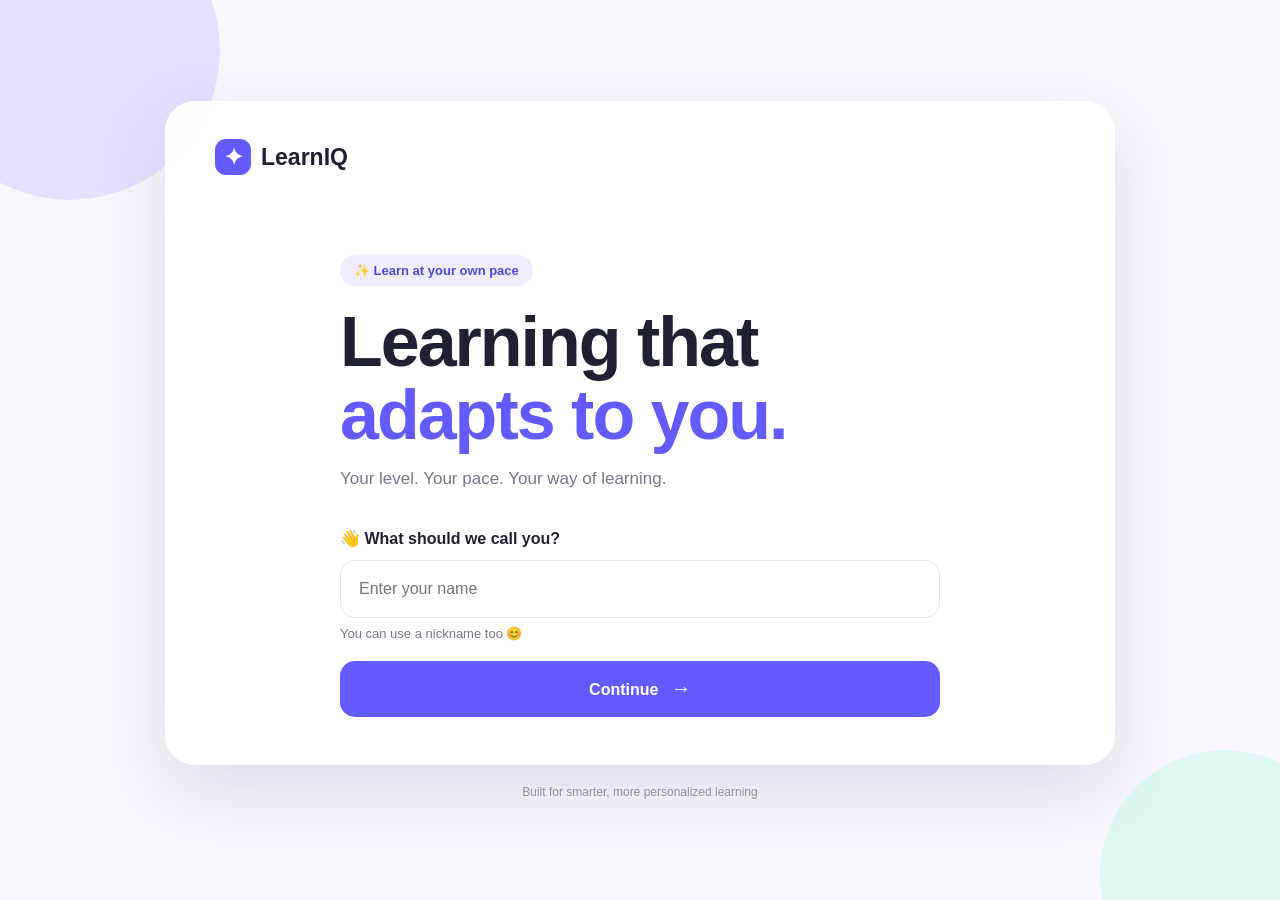
<file: frontend/index.html>
<!DOCTYPE html>
<html lang="en">

<head>

    <meta charset="UTF-8">

    <meta name="viewport"
          content="width=device-width, initial-scale=1.0">

    <title>LearnIQ | Adaptive Learning</title>

    <link rel="stylesheet" href="style.css">

</head>

<body>

    <main class="welcome-page">

        <div class="background-shape shape-one"></div>
        <div class="background-shape shape-two"></div>


        <section class="welcome-card">

            <!-- LOGO -->

            <div class="logo">

                <span class="logo-icon">✦</span>

                <span>LearnIQ</span>

            </div>


            <!-- MAIN CONTENT -->

            <div class="welcome-content">

                <div class="welcome-badge">

                    ✨ Learn at your own pace

                </div>


                <h1>

                    Learning that
                    <br>

                    <span>adapts to you.</span>

                </h1>


                <p class="welcome-description">

                    Your level. Your pace.
                    Your way of learning.

                </p>


                <!-- NAME -->

                <div class="name-section">

                    <label for="studentName">

                        👋 What should we call you?

                    </label>


                    <input
                        type="text"
                        id="studentName"
                        placeholder="Enter your name"
                    >


                    <p class="nickname-text">

                        You can use a nickname too 😊

                    </p>


                    <button
                        class="primary-btn"
                        onclick="continueToStyle()"
                    >

                        Continue

                        <span>→</span>

                    </button>


                    <p
                        id="errorMessage"
                        class="error-message"
                    ></p>

                </div>

            </div>

        </section>


        <footer>

            Built for smarter, more personalized learning

        </footer>

    </main>


    <script src="script.js"></script>

</body>

</html>
</file>
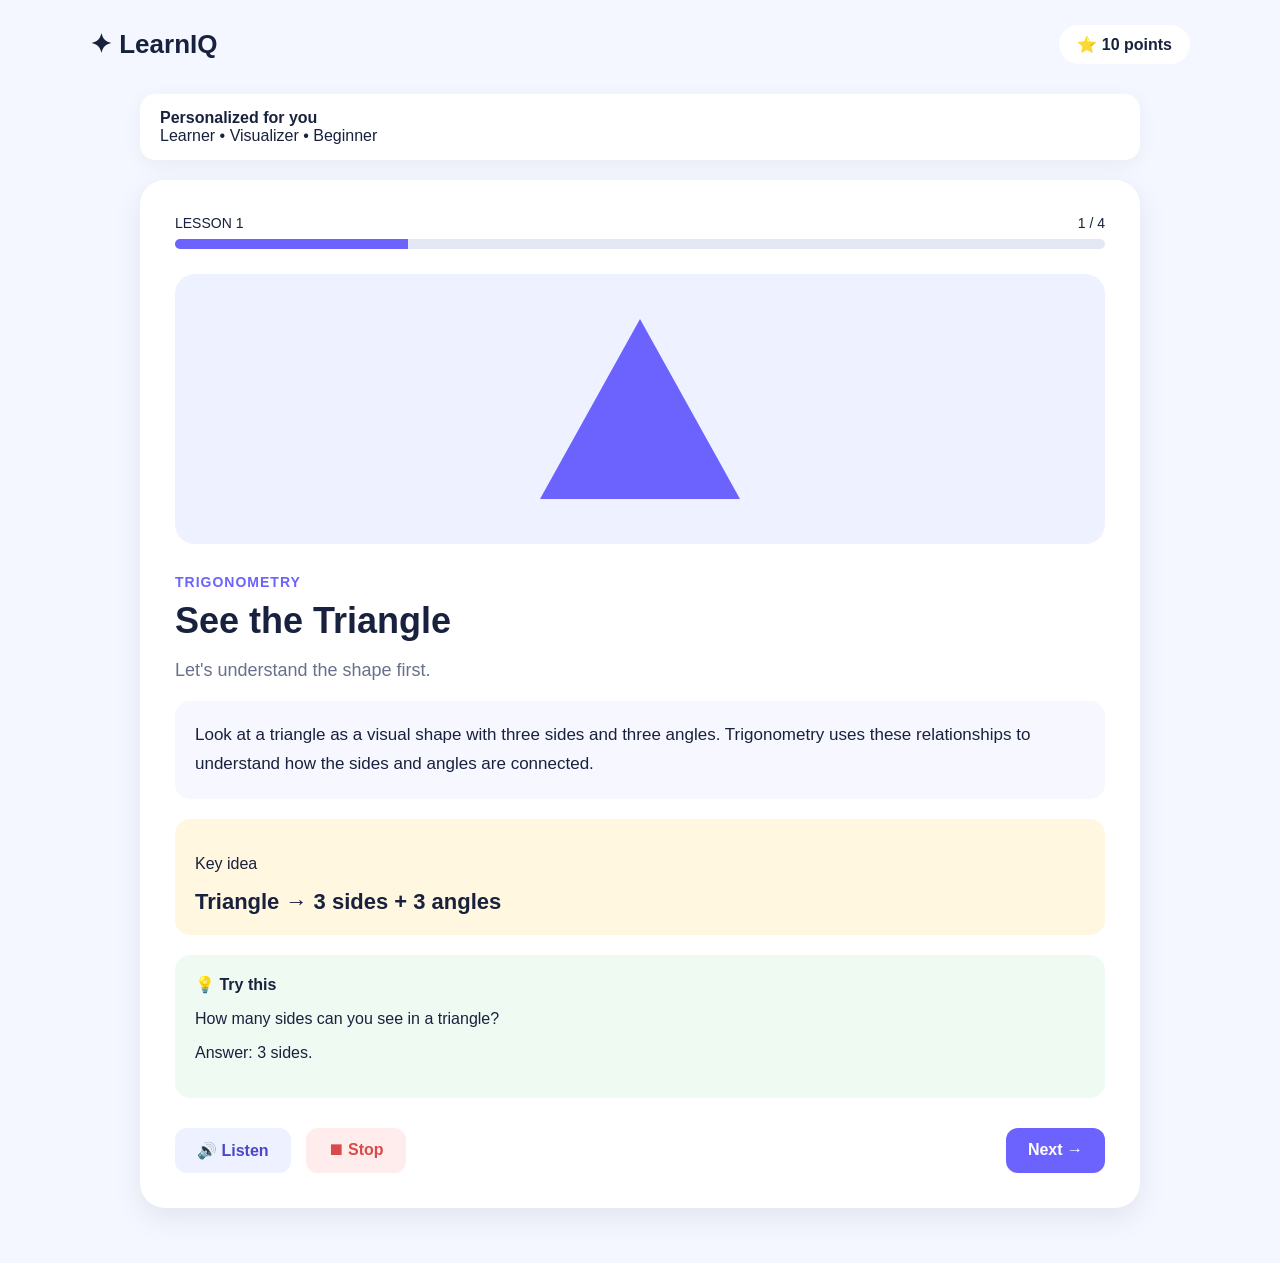
<file: frontend/pages/animated-lesson.html>
<!DOCTYPE html>
<html lang="en">

<head>

<meta charset="UTF-8">
<meta name="viewport" content="width=device-width, initial-scale=1.0">

<title>LearnIQ | Personalized Lesson</title>

<style>

* {
    box-sizing: border-box;
}

body {
    margin: 0;
    font-family: Arial, sans-serif;
    background: #f4f7ff;
    color: #18213d;
}

.page {
    min-height: 100vh;
    padding: 25px;
}

.header {
    display: flex;
    justify-content: space-between;
    align-items: center;
    max-width: 1100px;
    margin: auto;
}

.logo {
    font-size: 26px;
    font-weight: bold;
}

.points {
    background: white;
    padding: 10px 18px;
    border-radius: 20px;
    font-weight: bold;
}

.container {
    max-width: 1000px;
    margin: 30px auto;
}

.personalization {
    background: white;
    padding: 15px 20px;
    border-radius: 15px;
    margin-bottom: 20px;
    box-shadow: 0 5px 20px rgba(0,0,0,0.05);
}

.lesson-card {
    background: white;
    border-radius: 25px;
    padding: 35px;
    box-shadow: 0 10px 30px rgba(0,0,0,0.08);
}

.progress-area {
    margin-bottom: 25px;
}

.progress-text {
    display: flex;
    justify-content: space-between;
    font-size: 14px;
    margin-bottom: 8px;
}

.progress {
    height: 10px;
    background: #e4e8f5;
    border-radius: 20px;
    overflow: hidden;
}

.progress-bar {
    height: 100%;
    width: 25%;
    background: #6c63ff;
    transition: width 0.5s;
}

.animation-box {
    height: 270px;
    background: #eef1ff;
    border-radius: 20px;
    display: flex;
    align-items: center;
    justify-content: center;
    margin-bottom: 30px;
    overflow: hidden;
}

.triangle {
    width: 0;
    height: 0;
    border-left: 100px solid transparent;
    border-right: 100px solid transparent;
    border-bottom: 180px solid #6c63ff;
    animation: floatTriangle 2s infinite ease-in-out;
}

@keyframes floatTriangle {

    0% {
        transform: translateY(0) rotate(0deg);
    }

    50% {
        transform: translateY(-20px) rotate(5deg);
    }

    100% {
        transform: translateY(0) rotate(0deg);
    }

}

.lesson-number {
    color: #6c63ff;
    font-size: 14px;
    font-weight: bold;
    letter-spacing: 1px;
}

h1 {
    font-size: 36px;
    margin: 10px 0;
}

.subtitle {
    font-size: 18px;
    color: #68708a;
    margin-bottom: 20px;
}

.explanation {
    font-size: 17px;
    line-height: 1.7;
    background: #f7f8ff;
    padding: 20px;
    border-radius: 15px;
}

.formula {
    margin-top: 20px;
    padding: 20px;
    background: #fff7df;
    border-radius: 15px;
}

.formula strong {
    font-size: 22px;
}

.example {
    margin-top: 20px;
    padding: 20px;
    background: #eefaf2;
    border-radius: 15px;
}

.controls {
    display: flex;
    gap: 15px;
    margin-top: 30px;
    flex-wrap: wrap;
}

button {
    border: none;
    padding: 13px 22px;
    border-radius: 12px;
    font-size: 16px;
    cursor: pointer;
    font-weight: bold;
}

.listen {
    background: #eef1ff;
    color: #4d46c7;
}

.stop {
    background: #ffecec;
    color: #d94b4b;
}

.next {
    background: #6c63ff;
    color: white;
    margin-left: auto;
}

.complete {
    display: none;
    text-align: center;
    padding: 60px 20px;
}

.complete-icon {
    font-size: 70px;
}

.complete h1 {
    color: #6c63ff;
}

.continue-btn {
    margin-top: 25px;
    background: #6c63ff;
    color: white;
}

</style>

</head>

<body>

<div class="page">

<header class="header">

<div class="logo">
✦ LearnIQ
</div>

<div class="points">
⭐ <span id="points">10</span> points
</div>

</header>


<main class="container">


<div class="personalization">

<strong>Personalized for you</strong>

<br>

<span id="personalizationText">
Loading...
</span>

</div>


<div class="lesson-card" id="lessonCard">


<div class="progress-area">

<div class="progress-text">

<span id="lessonNumber">
LESSON 1
</span>

<span id="progressText">
1 / 4
</span>

</div>

<div class="progress">

<div
class="progress-bar"
id="progressBar">
</div>

</div>

</div>


<div class="animation-box">

<div class="triangle"></div>

</div>


<div class="lesson-number">
TRIGONOMETRY
</div>

<h1 id="lessonTitle">
Loading...
</h1>

<p
class="subtitle"
id="lessonSubtitle">
Loading...
</p>


<div
class="explanation"
id="lessonExplanation">

Loading...

</div>


<div class="formula">

<p>
Key idea
</p>

<strong id="formula">
Loading...
</strong>

</div>


<div class="example">

<strong>💡 Try this</strong>

<p id="exampleQuestion">
Loading...
</p>

<p id="exampleAnswer">
Loading...
</p>

</div>


<div class="controls">

<button
class="listen"
onclick="speakLesson()">

🔊 Listen

</button>


<button
class="stop"
onclick="stopSpeech()">

⏹ Stop

</button>


<button
class="next"
id="nextButton"
onclick="nextLesson()">

Next →

</button>

</div>

</div>


<div
class="lesson-card complete"
id="completeCard">

<div class="complete-icon">
🎉
</div>

<h1>
Lesson Complete!
</h1>

<p>
Great job! You completed your personalized lesson.
</p>

<h2>
⭐ <span id="finalPoints">70</span> points earned
</h2>

<button
class="continue-btn"
onclick="continueToTutor()">

Continue to AI Tutor →

</button>

</div>


</main>

</div>


<script>


/* =========================
   STUDENT DATA
========================= */

const learningStyle =
localStorage.getItem("learningStyle") || "Visualizer";

const learningLevel =
localStorage.getItem("learningLevel") || "Beginner";

const studentName =
localStorage.getItem("studentName") || "Learner";


document.getElementById("personalizationText").textContent =
studentName +
" • " +
learningStyle +
" • " +
learningLevel;


/* =========================
   PERSONALIZED LESSONS
========================= */

const lessonLibrary = {


/* =========================
   VISUALIZER
========================= */

"Visualizer-Beginner": [

{
title: "See the Triangle",
subtitle: "Let's understand the shape first.",

explanation:
"Look at a triangle as a visual shape with three sides and three angles. Trigonometry uses these relationships to understand how the sides and angles are connected.",

formula:
"Triangle → 3 sides + 3 angles",

question:
"How many sides can you see in a triangle?",

answer:
"3 sides."
},

{
title: "Meet the Three Ratios",
subtitle: "See how the sides are connected.",

explanation:
"Imagine a right-angled triangle. The three important ratios are sine, cosine and tangent. Each one compares different sides.",

formula:
"sin θ = Opposite / Hypotenuse",

question:
"Which ratio uses opposite and hypotenuse?",

answer:
"Sine."
},

{
title: "Visualizing Cosine",
subtitle: "Focus on the adjacent side.",

explanation:
"Cosine compares the adjacent side with the hypotenuse. Think of these two sides as the pair connected to the angle.",

formula:
"cos θ = Adjacent / Hypotenuse",

question:
"Which side pairs with the hypotenuse in cosine?",

answer:
"The adjacent side."
},

{
title: "Visualizing Tangent",
subtitle: "Compare the two shorter sides.",

explanation:
"Tangent compares the opposite side with the adjacent side. These are the two sides around the angle.",

formula:
"tan θ = Opposite / Adjacent",

question:
"What does tangent compare?",

answer:
"Opposite and adjacent."
}

],


/* =========================
   VISUALIZER INTERMEDIATE
========================= */

"Visualizer-Intermediate": [

{
title: "Connect Angles and Sides",
subtitle: "See the relationship, not just the shape.",

explanation:
"In a right triangle, changing an angle changes the relative lengths of the sides. Trigonometric ratios describe this relationship.",

formula:
"Ratio = relationship between two sides",

question:
"Why are ratios useful in a triangle?",

answer:
"They describe relationships between sides."
},

{
title: "Compare the Ratios",
subtitle: "See which sides each ratio uses.",

explanation:
"Sine uses opposite and hypotenuse. Cosine uses adjacent and hypotenuse. Tangent uses opposite and adjacent.",

formula:
"SOH • CAH • TOA",

question:
"Which ratio uses adjacent and hypotenuse?",

answer:
"Cosine."
},

{
title: "Apply Cosine",
subtitle: "Use the visual relationship to solve.",

explanation:
"If you know an angle and the hypotenuse, cosine can help you determine the adjacent side.",

formula:
"Adjacent = Hypotenuse × cos θ",

question:
"If θ = 60° and the hypotenuse is 10, what is the adjacent side?",

answer:
"5."
},

{
title: "Apply Tangent",
subtitle: "Use the two shorter sides.",

explanation:
"Tangent becomes useful when you know the relationship between the opposite and adjacent sides.",

formula:
"tan θ = Opposite / Adjacent",

question:
"If opposite = 6 and adjacent = 3, what is tan θ?",

answer:
"2."
}

],


/* =========================
   VISUALIZER ADVANCED
========================= */

"Visualizer-Advanced": [

{
title: "See Trigonometry as a System",
subtitle: "Connect the complete triangle.",

explanation:
"Trigonometry is a system of relationships between angles and sides. Visualizing the complete triangle helps you select the correct ratio.",

formula:
"sin θ = O/H   cos θ = A/H   tan θ = O/A",

question:
"Which ratio should you use when opposite and adjacent are known?",

answer:
"Tangent."
},

{
title: "Visual Ratio Selection",
subtitle: "Choose the correct relationship.",

explanation:
"When solving a problem, first identify the known sides and the unknown side. Then choose the ratio that connects them.",

formula:
"Known sides → choose ratio → solve",

question:
"If adjacent and hypotenuse are known, which ratio is useful?",

answer:
"Cosine."
},

{
title: "Multi-Step Triangle",
subtitle: "Combine visual reasoning with calculation.",

explanation:
"A triangle can contain several relationships. You may need to identify the correct ratio before calculating an unknown side or angle.",

formula:
"Choose → Substitute → Calculate",

question:
"If tan θ = 1, what is θ for an acute angle?",

answer:
"45°."
},

{
title: "Real Application",
subtitle: "Turn the diagram into a solution.",

explanation:
"Trigonometry can be used to calculate heights and distances that are difficult to measure directly.",

formula:
"tan θ = height / distance",

question:
"Which ratio is commonly useful when height and horizontal distance form the two sides around an angle?",

answer:
"Tangent."
}

],


/* =========================
   STORYTELLER
========================= */

"Storyteller-Beginner": [

{
title: "The Triangle Mission",
subtitle: "Meet our little problem solver.",

explanation:
"Imagine a student looking at a triangular sign and wondering how its sides and angles are connected. That is where trigonometry begins.",

formula:
"Triangle → sides + angles",

question:
"What shape is our student studying?",

answer:
"A triangle."
},

{
title: "The Missing Side",
subtitle: "Our character needs your help.",

explanation:
"Our character knows two sides of a right triangle and needs to understand their relationship. Sine, cosine and tangent provide useful tools.",

formula:
"sin θ = O/H",

question:
"Which ratio compares opposite and hypotenuse?",

answer:
"Sine."
},

{
title: "The Building Problem",
subtitle: "A height needs to be understood.",

explanation:
"Our character wants to understand a building's height without directly measuring the wall. Trigonometry can connect an angle with distances.",

formula:
"tan θ = O/A",

question:
"Which ratio compares opposite and adjacent?",

answer:
"Tangent."
},

{
title: "Mission Complete",
subtitle: "The character now understands the basics.",

explanation:
"By understanding the sides and angles of a right triangle, our character can begin solving real problems using trigonometric ratios.",

formula:
"SOH • CAH • TOA",

question:
"What are the three basic ratios?",

answer:
"Sine, cosine and tangent."
}

],


"Storyteller-Intermediate": [

{
title: "The Surveyor's Problem",
subtitle: "A measurement challenge begins.",

explanation:
"A surveyor needs to estimate a distance that cannot be measured directly. An angle and a known side provide the clues.",

formula:
"Choose the ratio that connects the known values.",

question:
"Why would a trigonometric ratio help?",

answer:
"It connects angles and sides."
},

{
title: "Choosing the Right Tool",
subtitle: "The story gives you clues.",

explanation:
"The surveyor knows the adjacent side and hypotenuse. Now the correct trigonometric relationship must be selected.",

formula:
"Adjacent + Hypotenuse → cosine",

question:
"Which ratio should be considered?",

answer:
"Cosine."
},

{
title: "Solving the Distance",
subtitle: "The clues become numbers.",

explanation:
"Suppose the hypotenuse is 10 and the angle is 60°. Cosine can be used to calculate the adjacent side.",

formula:
"Adjacent = 10 × cos 60°",

question:
"What is the adjacent side?",

answer:
"5."
},

{
title: "The Final Decision",
subtitle: "Use the right relationship.",

explanation:
"Different problems provide different clues. The key is identifying the sides and angle before choosing a ratio.",

formula:
"Identify → Choose → Calculate",

question:
"What should you identify first?",

answer:
"The known sides, unknown value and angle."
}

],


"Storyteller-Advanced": [

{
title: "The Engineer's Challenge",
subtitle: "A real measurement problem appears.",

explanation:
"An engineer must estimate the height of a structure without climbing it. A measured horizontal distance and angle of elevation are available.",

formula:
"tan θ = height / distance",

question:
"Which ratio connects height and horizontal distance?",

answer:
"Tangent."
},

{
title: "The Angle Clue",
subtitle: "One measurement changes everything.",

explanation:
"The angle of elevation provides the relationship needed to connect the measured distance to the unknown height.",

formula:
"height = distance × tan θ",

question:
"What information connects the height and distance?",

answer:
"The angle."
},

{
title: "The Calculation",
subtitle: "Now solve the engineering problem.",

explanation:
"If the distance is 20 m and the angle is 45°, tangent can be used to estimate the height.",

formula:
"height = 20 × tan 45°",

question:
"What is the estimated height?",

answer:
"20 m."
},

{
title: "Mission Solved",
subtitle: "Trigonometry becomes a practical tool.",

explanation:
"The engineer did not need to directly measure the height. The relationship between angle and distance provided the solution.",

formula:
"Real measurement → model → calculation",

question:
"What made the indirect measurement possible?",

answer:
"The trigonometric relationship."
}

],


/* =========================
   CHALLENGER
========================= */

"Challenger-Beginner": [

{
title: "Your First Challenge",
subtitle: "Try before learning the formula.",

explanation:
"Imagine a right triangle. One angle and two sides are related. Your first task is to identify the sides around the angle.",

formula:
"Opposite • Adjacent • Hypotenuse",

question:
"Can you name the longest side of a right triangle?",

answer:
"Hypotenuse."
},

{
title: "Ratio Challenge",
subtitle: "Which ratio fits?",

explanation:
"You are given opposite and hypotenuse. Which trigonometric ratio should you use?",

formula:
"sin θ = O/H",

question:
"Which ratio fits opposite and hypotenuse?",

answer:
"Sine."
},

{
title: "Cosine Challenge",
subtitle: "Try the next one.",

explanation:
"You know adjacent and hypotenuse. Select the relationship that connects them.",

formula:
"cos θ = A/H",

question:
"Which ratio should you use?",

answer:
"Cosine."
},

{
title: "Final Challenge",
subtitle: "One last problem.",

explanation:
"You know opposite and adjacent. Which relationship should you use?",

formula:
"tan θ = O/A",

question:
"Which ratio fits?",

answer:
"Tangent."
}

],


"Challenger-Intermediate": [

{
title: "Challenge: Choose the Ratio",
subtitle: "No formula first. Think.",

explanation:
"You know the opposite side and hypotenuse. Identify the ratio that connects them.",

formula:
"Think about the two sides given.",

question:
"Which ratio should you choose?",

answer:
"Sine."
},

{
title: "Challenge: Calculate",
subtitle: "Now use the relationship.",

explanation:
"If opposite = 5 and hypotenuse = 10, calculate sin θ.",

formula:
"sin θ = O/H",

question:
"What is sin θ?",

answer:
"0.5."
},

{
title: "Challenge: Apply",
subtitle: "A harder situation.",

explanation:
"If adjacent = 8 and hypotenuse = 10, use cosine to determine the angle relationship.",

formula:
"cos θ = 8/10",

question:
"What is cos θ?",

answer:
"0.8."
},

{
title: "Challenge: Think Ahead",
subtitle: "Choose before calculating.",

explanation:
"A problem gives you opposite and adjacent sides. Before calculating anything, decide which ratio is appropriate.",

formula:
"O + A → tan",

question:
"Which ratio should you select?",

answer:
"Tangent."
}

],


"Challenger-Advanced": [

{
title: "Advanced Challenge",
subtitle: "No formula is given.",

explanation:
"A right triangle has opposite side 12 and adjacent side 5. Identify the correct ratio before calculating.",

formula:
"Choose the relationship yourself.",

question:
"Which ratio connects these two sides?",

answer:
"Tangent."
},

{
title: "Calculate the Ratio",
subtitle: "Now calculate.",

explanation:
"Using opposite = 12 and adjacent = 5, calculate the tangent of the angle.",

formula:
"tan θ = 12/5",

question:
"What is tan θ?",

answer:
"2.4."
},

{
title: "Reverse the Problem",
subtitle: "Work backwards.",

explanation:
"If tan θ = 1, determine the acute angle that produces this ratio.",

formula:
"tan θ = 1",

question:
"What is θ?",

answer:
"45°."
},

{
title: "Final Challenge",
subtitle: "Use everything you know.",

explanation:
"Different side combinations require different ratios. Your job is to identify the correct relationship before solving.",

formula:
"Identify → Select → Calculate",

question:
"What is the first step in a trigonometry problem?",

answer:
"Identify the known and unknown values."
}

],


/* =========================
   EXPLORER
========================= */

"Explorer-Beginner": [

{
title: "Measure a Building",
subtitle: "Where could trigonometry help?",

explanation:
"Imagine standing outside a building. You cannot easily measure its height directly. Trigonometry can help connect distance, angle and height.",

formula:
"Angle + distance → height",

question:
"What are we trying to estimate?",

answer:
"The building's height."
},

{
title: "Find the Right Sides",
subtitle: "Explore the triangle.",

explanation:
"The building height becomes the opposite side, while the ground distance becomes the adjacent side.",

formula:
"Opposite = height",

question:
"Which side represents the height?",

answer:
"Opposite."
},

{
title: "Explore Tangent",
subtitle: "Now connect the measurements.",

explanation:
"Tangent connects the opposite and adjacent sides, making it useful for this type of situation.",

formula:
"tan θ = Opposite / Adjacent",

question:
"Which ratio can connect height and ground distance?",

answer:
"Tangent."
},

{
title: "Explore Another Situation",
subtitle: "Trigonometry outside the classroom.",

explanation:
"The same idea can be used for trees, towers, ramps and other objects where direct measurement is difficult.",

formula:
"Trigonometry → indirect measurement",

question:
"What can trigonometry help us measure indirectly?",

answer:
"Heights and distances."
}

],


"Explorer-Intermediate": [

{
title: "Explore a Tower",
subtitle: "A practical measurement problem.",

explanation:
"You are standing 20 metres from a tower. The angle of elevation is 45°. How could you estimate the height?",

formula:
"tan θ = height / distance",

question:
"Which ratio should you use?",

answer:
"Tangent."
},

{
title: "Explore the Relationship",
subtitle: "Turn the situation into mathematics.",

explanation:
"The tower height is opposite the angle and the ground distance is adjacent.",

formula:
"tan 45° = height / 20",

question:
"What is the opposite side?",

answer:
"The tower height."
},

{
title: "Find the Height",
subtitle: "Complete the exploration.",

explanation:
"Since tan 45° = 1, the height equals the horizontal distance.",

formula:
"height = 20 × 1",

question:
"What is the tower height?",

answer:
"20 metres."
},

{
title: "Apply the Idea",
subtitle: "Where else can this work?",

explanation:
"The same method can estimate heights of trees, poles, buildings and other objects.",

formula:
"Angle + distance → height",

question:
"What makes this method useful?",

answer:
"It avoids directly measuring the height."
}

],


"Explorer-Advanced": [

{
title: "Explore a Real Survey",
subtitle: "Solve an indirect measurement.",

explanation:
"A surveyor measures 30 metres from a tower and observes an angle of elevation of 60°. The goal is to estimate the tower height.",

formula:
"tan 60° = height / 30",

question:
"Which ratio connects the measurements?",

answer:
"Tangent."
},

{
title: "Build the Mathematical Model",
subtitle: "Convert reality into a triangle.",

explanation:
"The ground distance becomes the adjacent side and the tower becomes the opposite side.",

formula:
"tan θ = opposite / adjacent",

question:
"Which side represents the tower?",

answer:
"Opposite."
},

{
title: "Calculate the Height",
subtitle: "Complete the real-world calculation.",

explanation:
"Using tan 60° ≈ 1.732 and distance 30 metres, the estimated height is approximately 51.96 metres.",

formula:
"height = 30 × 1.732",

question:
"What is the approximate height?",

answer:
"51.96 metres."
},

{
title: "Explore the Limitation",
subtitle: "Real-world mathematics needs assumptions.",

explanation:
"The calculation assumes the ground distance is measured correctly and the angle is accurate. Real measurements can contain errors.",

formula:
"Model + measurements → estimate",

question:
"Why is the result called an estimate?",

answer:
"Because real measurements can contain errors."
}

]

};


/* =========================
   SELECT LESSON
========================= */

const key =
learningStyle + "-" + learningLevel;

let lessons =
lessonLibrary[key];


/* FALLBACK */

if (!lessons) {

    lessons =
    lessonLibrary["Visualizer-Beginner"];

}


/* =========================
   LESSON STATE
========================= */

let currentLesson = 0;

let points = 10;


/* =========================
   LOAD LESSON
========================= */

function loadLesson() {

    const lesson =
    lessons[currentLesson];

    document.getElementById("lessonNumber").textContent =
    "LESSON " + (currentLesson + 1);

    document.getElementById("progressText").textContent =
    (currentLesson + 1) + " / " + lessons.length;

    document.getElementById("progressBar").style.width =
    ((currentLesson + 1) / lessons.length * 100) + "%";

    document.getElementById("lessonTitle").textContent =
    lesson.title;

    document.getElementById("lessonSubtitle").textContent =
    lesson.subtitle;

    document.getElementById("lessonExplanation").textContent =
    lesson.explanation;

    document.getElementById("formula").textContent =
    lesson.formula;

    document.getElementById("exampleQuestion").textContent =
    lesson.question;

    document.getElementById("exampleAnswer").textContent =
    "Answer: " + lesson.answer;

    document.getElementById("points").textContent =
    points;

    if (currentLesson === lessons.length - 1) {

        document.getElementById("nextButton").textContent =
        "Complete Lesson ✓";

    }

}


/* =========================
   NEXT
========================= */

function nextLesson() {

    stopSpeech();

    points += 20;

    if (currentLesson < lessons.length - 1) {

        currentLesson++;

        loadLesson();

    }

    else {

        completeLesson();

    }

}


/* =========================
   COMPLETE
========================= */

function completeLesson() {

    document.getElementById("lessonCard").style.display =
    "none";

    document.getElementById("completeCard").style.display =
    "block";

    document.getElementById("finalPoints").textContent =
    points;

}


/* =========================
   VOICE
========================= */

function speakLesson() {

    if (!("speechSynthesis" in window)) {

        alert("Voice is not supported in this browser.");

        return;

    }

    stopSpeech();

    const lesson =
    lessons[currentLesson];

    const text =
    lesson.title +
    ". " +
    lesson.subtitle +
    ". " +
    lesson.explanation +
    ". " +
    lesson.formula +
    ". " +
    lesson.question +
    ". " +
    lesson.answer;

    const speech =
    new SpeechSynthesisUtterance(text);

    speech.lang = "en-IN";

    speech.rate = 0.9;

    speech.pitch = 1;

    window.speechSynthesis.speak(speech);

}


function stopSpeech() {

    if ("speechSynthesis" in window) {

        window.speechSynthesis.cancel();

    }

}


/* =========================
   AI TUTOR
========================= */

function continueToTutor() {

    window.location.href =
    "tutor.html";

}


loadLesson();

</script>

</body>

</html>
</file>
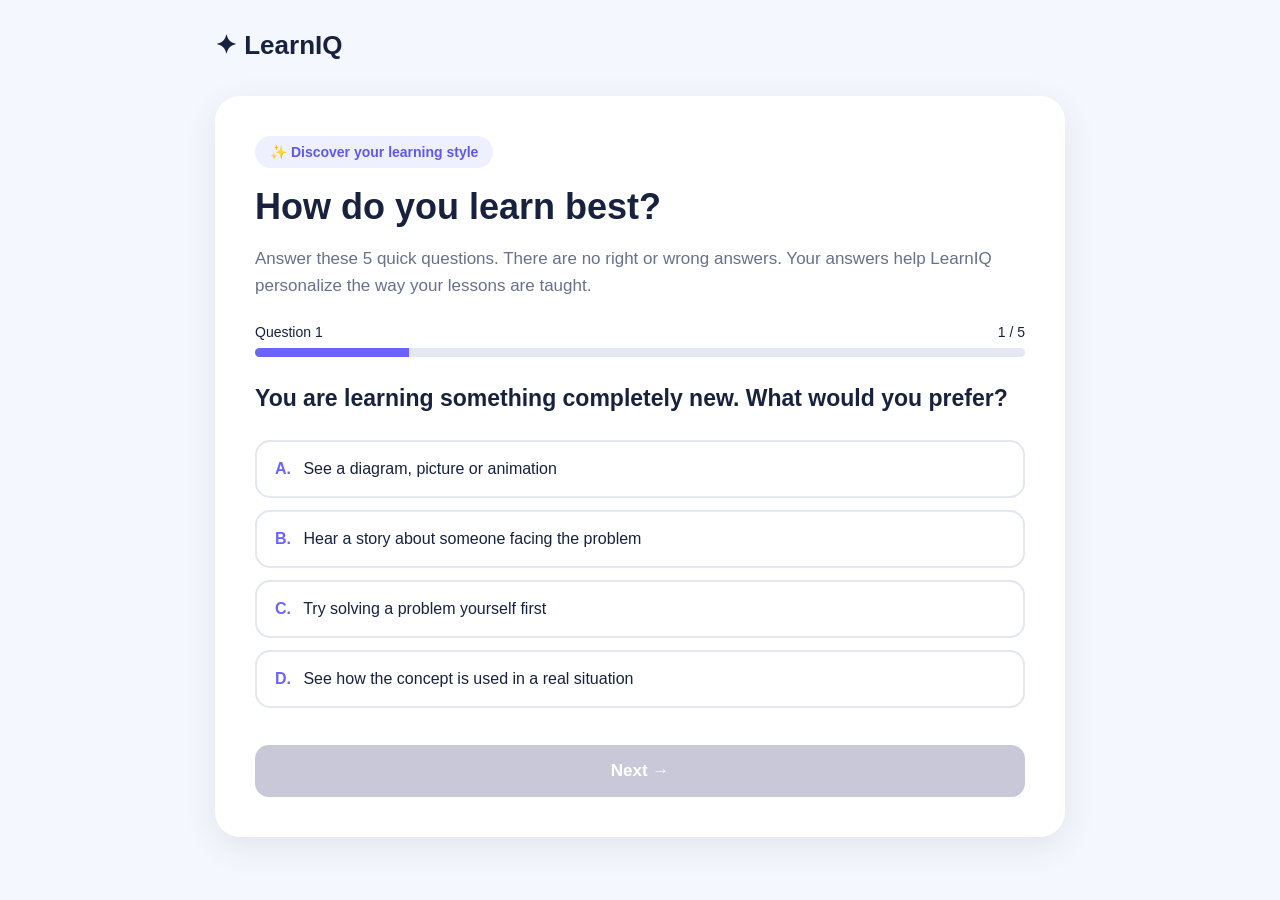
<file: frontend/pages/archetype.html>
<!DOCTYPE html>
<html lang="en">

<head>

    <meta charset="UTF-8">

    <meta name="viewport"
          content="width=device-width, initial-scale=1.0">

    <title>LearnIQ | Discover Your Learning Style</title>

    <style>

        * {
            box-sizing: border-box;
        }

        body {
            margin: 0;
            font-family: Arial, sans-serif;
            background: #f5f7ff;
            color: #18213d;
        }

        .page {
            min-height: 100vh;
            padding: 30px;
        }

        .container {
            max-width: 850px;
            margin: auto;
        }

        .logo {
            font-size: 26px;
            font-weight: bold;
            margin-bottom: 35px;
        }

        .card {
            background: white;
            padding: 40px;
            border-radius: 25px;
            box-shadow: 0 10px 35px rgba(0,0,0,0.08);
        }

        .badge {
            display: inline-block;
            padding: 8px 15px;
            border-radius: 20px;
            background: #eef0ff;
            color: #6258e8;
            font-weight: bold;
            font-size: 14px;
        }

        h1 {
            font-size: 36px;
            margin: 18px 0 10px;
        }

        .description {
            color: #68708a;
            line-height: 1.6;
            font-size: 17px;
        }

        .progress {
            margin: 25px 0;
        }

        .progress-text {
            display: flex;
            justify-content: space-between;
            font-size: 14px;
            margin-bottom: 8px;
        }

        .progress-track {
            height: 9px;
            background: #e5e7f2;
            border-radius: 20px;
            overflow: hidden;
        }

        .progress-bar {
            height: 100%;
            width: 20%;
            background: #6c63ff;
            transition: 0.3s;
        }

        .question {
            font-size: 23px;
            font-weight: bold;
            margin: 25px 0;
            line-height: 1.4;
        }

        .option {
            padding: 18px;
            margin: 12px 0;
            border: 2px solid #e4e6f0;
            border-radius: 15px;
            cursor: pointer;
            transition: 0.2s;
            background: white;
        }

        .option:hover {
            border-color: #6c63ff;
            background: #f8f8ff;
        }

        .option.selected {
            border-color: #6c63ff;
            background: #eef0ff;
        }

        .option strong {
            color: #6c63ff;
            margin-right: 8px;
        }

        .next-btn {
            margin-top: 25px;
            width: 100%;
            padding: 16px;
            border: none;
            border-radius: 14px;
            background: #6c63ff;
            color: white;
            font-size: 17px;
            font-weight: bold;
            cursor: pointer;
        }

        .next-btn:disabled {
            background: #c8c8d8;
            cursor: not-allowed;
        }

        .result {
            display: none;
            text-align: center;
        }

        .result-icon {
            font-size: 65px;
        }

        .result h2 {
            font-size: 32px;
            color: #6c63ff;
        }

        .result-description {
            color: #68708a;
            line-height: 1.7;
            font-size: 17px;
        }

        .continue-btn {
            margin-top: 20px;
            padding: 15px 30px;
            border: none;
            border-radius: 13px;
            background: #6c63ff;
            color: white;
            font-size: 16px;
            font-weight: bold;
            cursor: pointer;
        }

    </style>

</head>


<body>

<div class="page">

    <div class="container">

        <div class="logo">
            ✦ LearnIQ
        </div>


        <div class="card" id="quizCard">

            <span class="badge">
                ✨ Discover your learning style
            </span>

            <h1>
                How do you learn best?
            </h1>

            <p class="description">

                Answer these 5 quick questions.
                There are no right or wrong answers.
                Your answers help LearnIQ personalize
                the way your lessons are taught.

            </p>


            <div class="progress">

                <div class="progress-text">

                    <span id="questionNumber">
                        Question 1
                    </span>

                    <span>
                        1 / 5
                    </span>

                </div>

                <div class="progress-track">

                    <div
                        class="progress-bar"
                        id="progressBar">
                    </div>

                </div>

            </div>


            <div
                class="question"
                id="question">
            </div>


            <div id="options">
            </div>


            <button
                class="next-btn"
                id="nextButton"
                disabled
                onclick="nextQuestion()">

                Next →

            </button>

        </div>


        <!-- RESULT -->

        <div
            class="card result"
            id="resultCard">

            <div class="result-icon" id="resultIcon">
                🎉
            </div>

            <h1>
                Your learning style is
            </h1>

            <h2 id="resultTitle">
                Visualizer
            </h2>

            <p
                class="result-description"
                id="resultDescription">
            </p>

            <button
                class="continue-btn"
                onclick="continueToTopic()">

                Continue Learning →

            </button>

        </div>

    </div>

</div>


<script>


/* ==========================
   QUESTIONS
========================== */

const questions = [

    {
        question:
            "You are learning something completely new. What would you prefer?",

        options: [

            {
                text: "See a diagram, picture or animation",
                type: "Visualizer"
            },

            {
                text: "Hear a story about someone facing the problem",
                type: "Storyteller"
            },

            {
                text: "Try solving a problem yourself first",
                type: "Challenger"
            },

            {
                text: "See how the concept is used in a real situation",
                type: "Explorer"
            }

        ]
    },


    {
        question:
            "You need to understand a triangle. Which sounds most interesting?",

        options: [

            {
                text: "An animated triangle showing its sides and angles",
                type: "Visualizer"
            },

            {
                text: "A character trying to calculate the height of a building",
                type: "Storyteller"
            },

            {
                text: "A challenge asking you to find a missing side",
                type: "Challenger"
            },

            {
                text: "Using a triangle to measure a real building",
                type: "Explorer"
            }

        ]
    },


    {
        question:
            "You don't understand a formula. What should LearnIQ do?",

        options: [

            {
                text: "Draw and visually break down the formula",
                type: "Visualizer"
            },

            {
                text: "Explain why the formula became useful through a story",
                type: "Storyteller"
            },

            {
                text: "Let you attempt a problem first, then reveal the formula",
                type: "Challenger"
            },

            {
                text: "Show where the formula is used in real life",
                type: "Explorer"
            }

        ]
    },


    {
        question:
            "Which type of lesson would keep you interested longest?",

        options: [

            {
                text: "Interactive diagrams and mind maps",
                type: "Visualizer"
            },

            {
                text: "A story with characters and a goal",
                type: "Storyteller"
            },

            {
                text: "Problems that become progressively harder",
                type: "Challenger"
            },

            {
                text: "Real-world situations where you figure things out",
                type: "Explorer"
            }

        ]
    },


    {
        question:
            "You have learned a concept. What would you like to do next?",

        options: [

            {
                text: "See another visual example",
                type: "Visualizer"
            },

            {
                text: "See how the concept changes the story's outcome",
                type: "Storyteller"
            },

            {
                text: "Solve a new challenge",
                type: "Challenger"
            },

            {
                text: "Apply it to a real situation",
                type: "Explorer"
            }

        ]
    }

];



/* ==========================
   VARIABLES
========================== */

let currentQuestion = 0;

let selectedOption = null;

const scores = {

    Visualizer: 0,

    Explorer: 0,

    Challenger: 0,

    Storyteller: 0

};



/* ==========================
   LOAD QUESTION
========================== */

function loadQuestion() {

    const current =
        questions[currentQuestion];


    document.getElementById("questionNumber").textContent =
        "Question " + (currentQuestion + 1);


    document.querySelector(".progress-text span:last-child").textContent =
        (currentQuestion + 1) + " / 5";


    document.getElementById("progressBar").style.width =
        ((currentQuestion + 1) / 5 * 100) + "%";


    document.getElementById("question").textContent =
        current.question;


    const optionsContainer =
        document.getElementById("options");


    optionsContainer.innerHTML = "";


    selectedOption = null;


    document.getElementById("nextButton").disabled = true;


    current.options.forEach(function(option, index) {

        const div =
            document.createElement("div");


        div.className = "option";


        div.innerHTML =
            "<strong>" +
            String.fromCharCode(65 + index) +
            ".</strong> " +
            option.text;


        div.onclick = function() {

            document
                .querySelectorAll(".option")
                .forEach(function(item) {

                    item.classList.remove("selected");

                });


            div.classList.add("selected");


            selectedOption = option.type;


            document.getElementById("nextButton").disabled =
                false;

        };


        optionsContainer.appendChild(div);

    });

}



/* ==========================
   NEXT QUESTION
========================== */

function nextQuestion() {

    if (selectedOption === null) {
        return;
    }


    scores[selectedOption]++;


    if (currentQuestion < questions.length - 1) {

        currentQuestion++;

        loadQuestion();

    }

    else {

        showResult();

    }

}



/* ==========================
   FIND WINNER
========================== */

function showResult() {

    let winner = "Visualizer";

    let highestScore = scores.Visualizer;


    if (scores.Explorer > highestScore) {

        winner = "Explorer";

        highestScore = scores.Explorer;

    }


    if (scores.Challenger > highestScore) {

        winner = "Challenger";

        highestScore = scores.Challenger;

    }


    if (scores.Storyteller > highestScore) {

        winner = "Storyteller";

        highestScore = scores.Storyteller;

    }


    localStorage.setItem(
        "learningStyle",
        winner
    );


    const descriptions = {

        Visualizer:
            "You learn best through pictures, diagrams, animations and visual connections. LearnIQ will use visual explanations, mind maps and examples for you.",

        Explorer:
            "You learn best by connecting concepts to real-world situations. LearnIQ will use practical problems and real-life examples.",

        Challenger:
            "You learn best by attempting problems first. LearnIQ will let you solve problems before introducing formulas and new tools.",

        Storyteller:
            "You learn best when concepts have meaning and context. LearnIQ will use characters, situations, conflicts and goals to explain concepts."

    };


    const icons = {

        Visualizer: "👀",

        Explorer: "🧭",

        Challenger: "🧩",

        Storyteller: "📖"

    };


    document.getElementById("quizCard").style.display =
        "none";


    document.getElementById("resultCard").style.display =
        "block";


    document.getElementById("resultTitle").textContent =
        winner;


    document.getElementById("resultDescription").textContent =
        descriptions[winner];


    document.getElementById("resultIcon").textContent =
        icons[winner];

}



/* ==========================
   CONTINUE
========================== */

function continueToTopic() {

    window.location.href =
        "topic.html";

}



/* ==========================
   START
========================== */

loadQuestion();


</script>

</body>

</html>
</file>
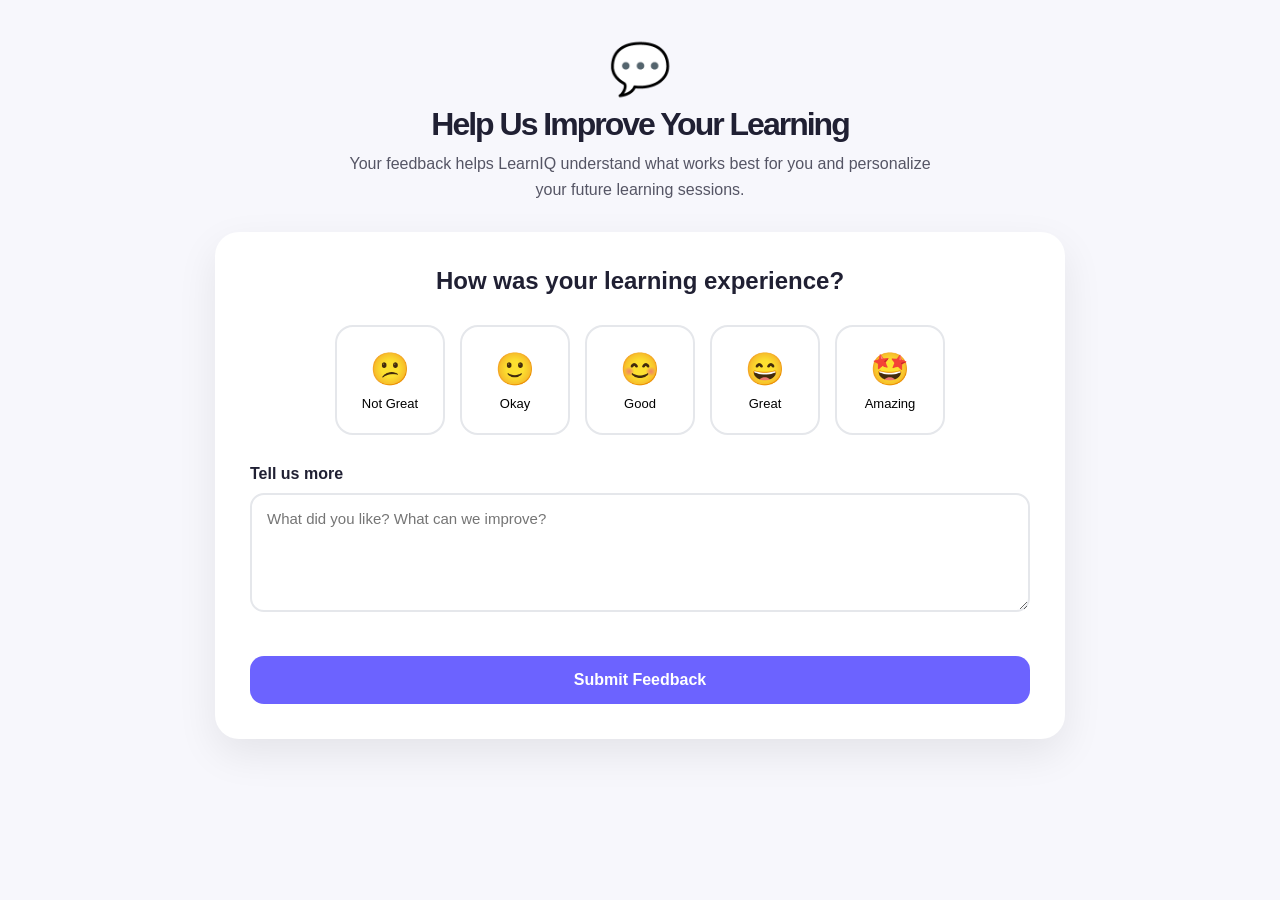
<file: frontend/pages/feedback.html>
<!DOCTYPE html>
<html lang="en">
<head>
    <meta charset="UTF-8">
    <meta name="viewport" content="width=device-width, initial-scale=1.0">
    <title>LearnIQ - Feedback</title>
    <link rel="stylesheet" href="../style.css">
</head>

<body class="feedback-page">

    <div class="feedback-container">

        <div class="feedback-intro">
            <div class="feedback-icon">💬</div>
            <h1>Help Us Improve Your Learning</h1>
            <p>
                Your feedback helps LearnIQ understand what works best
                for you and personalize your future learning sessions.
            </p>
        </div>

        <div class="feedback-card">

            <h2>How was your learning experience?</h2>

            <div class="rating-container">

                <button class="rating" onclick="selectRating(1)">
                    <span>😕</span>
                    <small>Not Great</small>
                </button>

                <button class="rating" onclick="selectRating(2)">
                    <span>🙂</span>
                    <small>Okay</small>
                </button>

                <button class="rating" onclick="selectRating(3)">
                    <span>😊</span>
                    <small>Good</small>
                </button>

                <button class="rating" onclick="selectRating(4)">
                    <span>😄</span>
                    <small>Great</small>
                </button>

                <button class="rating" onclick="selectRating(5)">
                    <span>🤩</span>
                    <small>Amazing</small>
                </button>

            </div>

            <label for="feedbackText">Tell us more</label>

            <textarea
                id="feedbackText"
                placeholder="What did you like? What can we improve?"
                rows="5"></textarea>

            <p id="feedbackError" class="feedback-error"></p>

            <button class="feedback-submit" onclick="submitFeedback()">
                Submit Feedback
            </button>

        </div>

        <div id="thankYouSection" class="thank-you-section">

            <div class="thank-you-icon">🎉</div>

            <h2>Thank You!</h2>

            <p>
                Your feedback has been recorded.
                LearnIQ will use it to improve your future learning experience.
            </p>

            <button onclick="goToHome()" class="feedback-next-button">
                Back to Home
            </button>

        </div>

    </div>

<script>

let selectedRating = 0;

function selectRating(rating) {

    selectedRating = rating;

    const buttons = document.querySelectorAll(".rating");

    buttons.forEach(button => {
        button.classList.remove("selected");
    });

    buttons[rating - 1].classList.add("selected");

    document.getElementById("feedbackError").textContent = "";
}


function submitFeedback() {

    const feedback = document.getElementById("feedbackText").value.trim();
    const error = document.getElementById("feedbackError");

    if (selectedRating === 0) {
        error.textContent = "Please select a rating.";
        return;
    }

    localStorage.setItem("feedbackRating", selectedRating);
    localStorage.setItem("feedbackText", feedback);

    document.querySelector(".feedback-card").style.display = "none";
    document.getElementById("thankYouSection").style.display = "block";
}


function goToHome() {

    localStorage.clear();

    window.location.href = "../index.html";
}

</script>

</body>
</html>
</file>
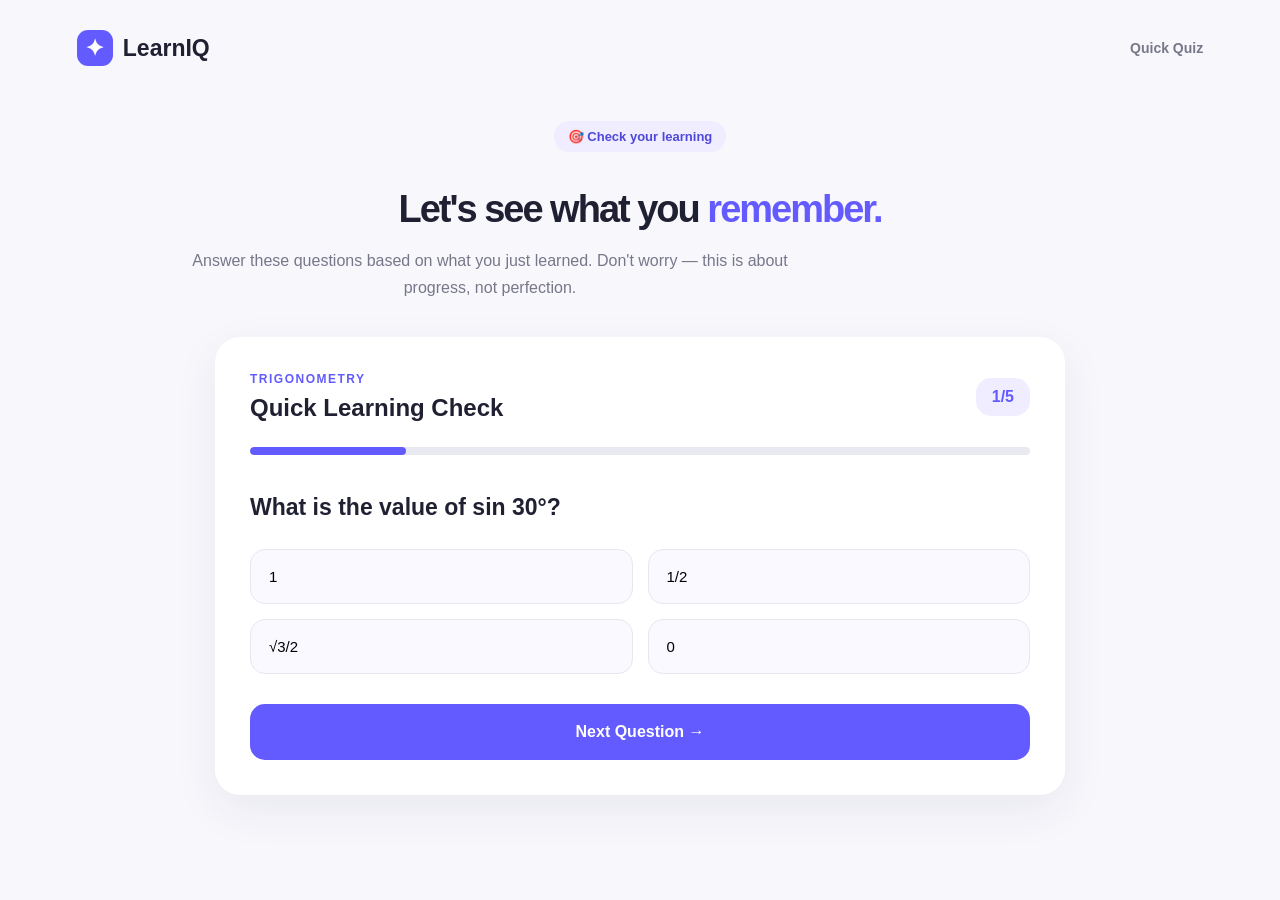
<file: frontend/pages/final-quiz.html>
<!DOCTYPE html>
<html lang="en">

<head>
    <meta charset="UTF-8">
    <meta name="viewport" content="width=device-width, initial-scale=1.0">

    <title>Quick Quiz | LearnIQ</title>

    <link rel="stylesheet" href="../style.css">
</head>

<body>

<main class="final-quiz-page">

    <!-- HEADER -->
    <div class="page-header">

        <div class="logo">
            <span class="logo-icon">✦</span>
            <span>LearnIQ</span>
        </div>

        <div class="step-indicator">
            Quick Quiz
        </div>

    </div>


    <!-- INTRO -->
    <section class="quiz-intro">

        <div class="welcome-badge">
            🎯 Check your learning
        </div>

        <h1>
            Let's see what you <span>remember.</span>
        </h1>

        <p class="section-description">
            Answer these questions based on what you just learned.
            Don't worry — this is about progress, not perfection.
        </p>

    </section>


    <!-- QUIZ -->
    <section class="final-quiz-card">

        <div class="quiz-top">

            <div>
                <p class="eyebrow">
                    TRIGONOMETRY
                </p>

                <h2>
                    Quick Learning Check
                </h2>
            </div>

            <div class="score-preview">
                <span id="questionNumber">1</span>/5
            </div>

        </div>


        <!-- PROGRESS BAR -->

        <div class="final-progress">
            <div
                id="finalProgressFill"
                class="final-progress-fill">
            </div>
        </div>


        <!-- QUESTION -->

        <div id="questionContainer">

            <h3 id="questionText">
                What is the value of sin 30°?
            </h3>


            <div
                id="optionsContainer"
                class="final-options">
            </div>

        </div>


        <!-- NEXT BUTTON -->

        <button
            id="nextButton"
            class="primary-btn final-next-button"
            onclick="nextQuestion()">

            Next Question →

        </button>

    </section>


    <!-- RESULT -->

    <section
        id="resultSection"
        class="result-section"
        style="display:none;">

        <div class="result-card">

            <div class="result-icon">
                ⭐
            </div>

            <h2>
                Great work!
            </h2>

            <p>
                You completed your learning check.
            </p>


            <div class="result-score">

                <span id="finalScore">
                    0
                </span>

                <small>
                    / 5
                </small>

            </div>


            <div
                id="resultMessage"
                class="result-message">

            </div>


            <div class="points-box">

                ⭐

                <span>
                    <strong id="pointsEarned">
                        0
                    </strong>

                    points earned
                </span>

            </div>


            <button
                class="primary-btn"
                onclick="goToProgress()">

                View My Progress →

            </button>

        </div>

    </section>

</main>


<script>

const questions = [

    {
        question: "What is the value of sin 30°?",

        options: [
            "1",
            "1/2",
            "√3/2",
            "0"
        ],

        answer: 1
    },


    {
        question: "What is the value of cos 60°?",

        options: [
            "1/2",
            "1",
            "√3/2",
            "0"
        ],

        answer: 0
    },


    {
        question: "What is tan 45°?",

        options: [
            "0",
            "√3",
            "1",
            "1/2"
        ],

        answer: 2
    },


    {
        question: "Which identity is correct?",

        options: [
            "sin²θ + cos²θ = 1",
            "sin²θ - cos²θ = 1",
            "sinθ + cosθ = 1",
            "sinθ × cosθ = 1"
        ],

        answer: 0
    },


    {
        question: "What is sin 90°?",

        options: [
            "0",
            "1/2",
            "√3/2",
            "1"
        ],

        answer: 3
    }

];


let currentQuestion = 0;

let score = 0;

let selectedAnswer = null;


/* =========================
   LOAD QUESTION
========================= */

function loadQuestion() {

    const question =
        questions[currentQuestion];


    document.getElementById(
        "questionNumber"
    ).textContent =
        currentQuestion + 1;


    document.getElementById(
        "questionText"
    ).textContent =
        question.question;


    const optionsContainer =
        document.getElementById(
            "optionsContainer"
        );


    optionsContainer.innerHTML = "";


    question.options.forEach(
        function(option, index) {

            const button =
                document.createElement(
                    "button"
                );


            button.className =
                "final-option";


            button.textContent =
                option;


            button.onclick =
                function() {

                    selectAnswer(
                        index,
                        button
                    );

                };


            optionsContainer.appendChild(
                button
            );

        }
    );


    document.getElementById(
        "finalProgressFill"
    ).style.width =
        ((currentQuestion + 1) / questions.length * 100)
        + "%";


    document.getElementById(
        "nextButton"
    ).textContent =
        currentQuestion === questions.length - 1
        ? "Finish Quiz ✓"
        : "Next Question →";


    selectedAnswer = null;

}


/* =========================
   SELECT ANSWER
========================= */

function selectAnswer(index, button) {

    selectedAnswer = index;


    const allOptions =
        document.querySelectorAll(
            ".final-option"
        );


    allOptions.forEach(
        function(option) {

            option.classList.remove(
                "selected"
            );

        }
    );


    button.classList.add(
        "selected"
    );

}


/* =========================
   NEXT QUESTION
========================= */

function nextQuestion() {

    if (selectedAnswer === null) {

        alert(
            "Please select an answer first."
        );

        return;

    }


    if (
        selectedAnswer ===
        questions[currentQuestion].answer
    ) {

        score++;

    }


    if (
        currentQuestion <
        questions.length - 1
    ) {

        currentQuestion++;

        loadQuestion();

    }

    else {

        showResult();

    }

}


/* =========================
   SHOW RESULT
========================= */

function showResult() {

    document.getElementById(
        "questionContainer"
    ).style.display = "none";


    document.querySelector(
        ".quiz-top"
    ).style.display = "none";


    document.querySelector(
        ".final-progress"
    ).style.display = "none";


    document.getElementById(
        "nextButton"
    ).style.display = "none";


    document.getElementById(
        "resultSection"
    ).style.display = "block";


    document.getElementById(
        "finalScore"
    ).textContent =
        score;


    /* =========================
       POINTS
    ========================= */

    const points =
        score * 20;


    document.getElementById(
        "pointsEarned"
    ).textContent =
        points;


    /* =========================
       RESULT MESSAGE
    ========================= */

    let message;


    if (score === 5) {

        message =
            "Excellent! You have a strong understanding of Trigonometry. 🌟";

    }

    else if (score >= 3) {

        message =
            "Good job! You understood most of the concepts. Keep practising!";

    }

    else {

        message =
            "You're making progress! Revisiting the basics will help you improve.";

    }


    document.getElementById(
        "resultMessage"
    ).textContent =
        message;


    /* =========================
       SAVE DATA
    ========================= */

    localStorage.setItem(
        "finalScore",
        score
    );


    localStorage.setItem(
        "finalPoints",
        points
    );


    localStorage.setItem(
        "quizCompleted",
        "true"
    );

}


/* =========================
   GO TO PROGRESS
========================= */

function goToProgress() {

    window.location.href =
        "progress.html";

}


/* =========================
   START
========================= */

loadQuestion();

</script>

</body>

</html>
</file>
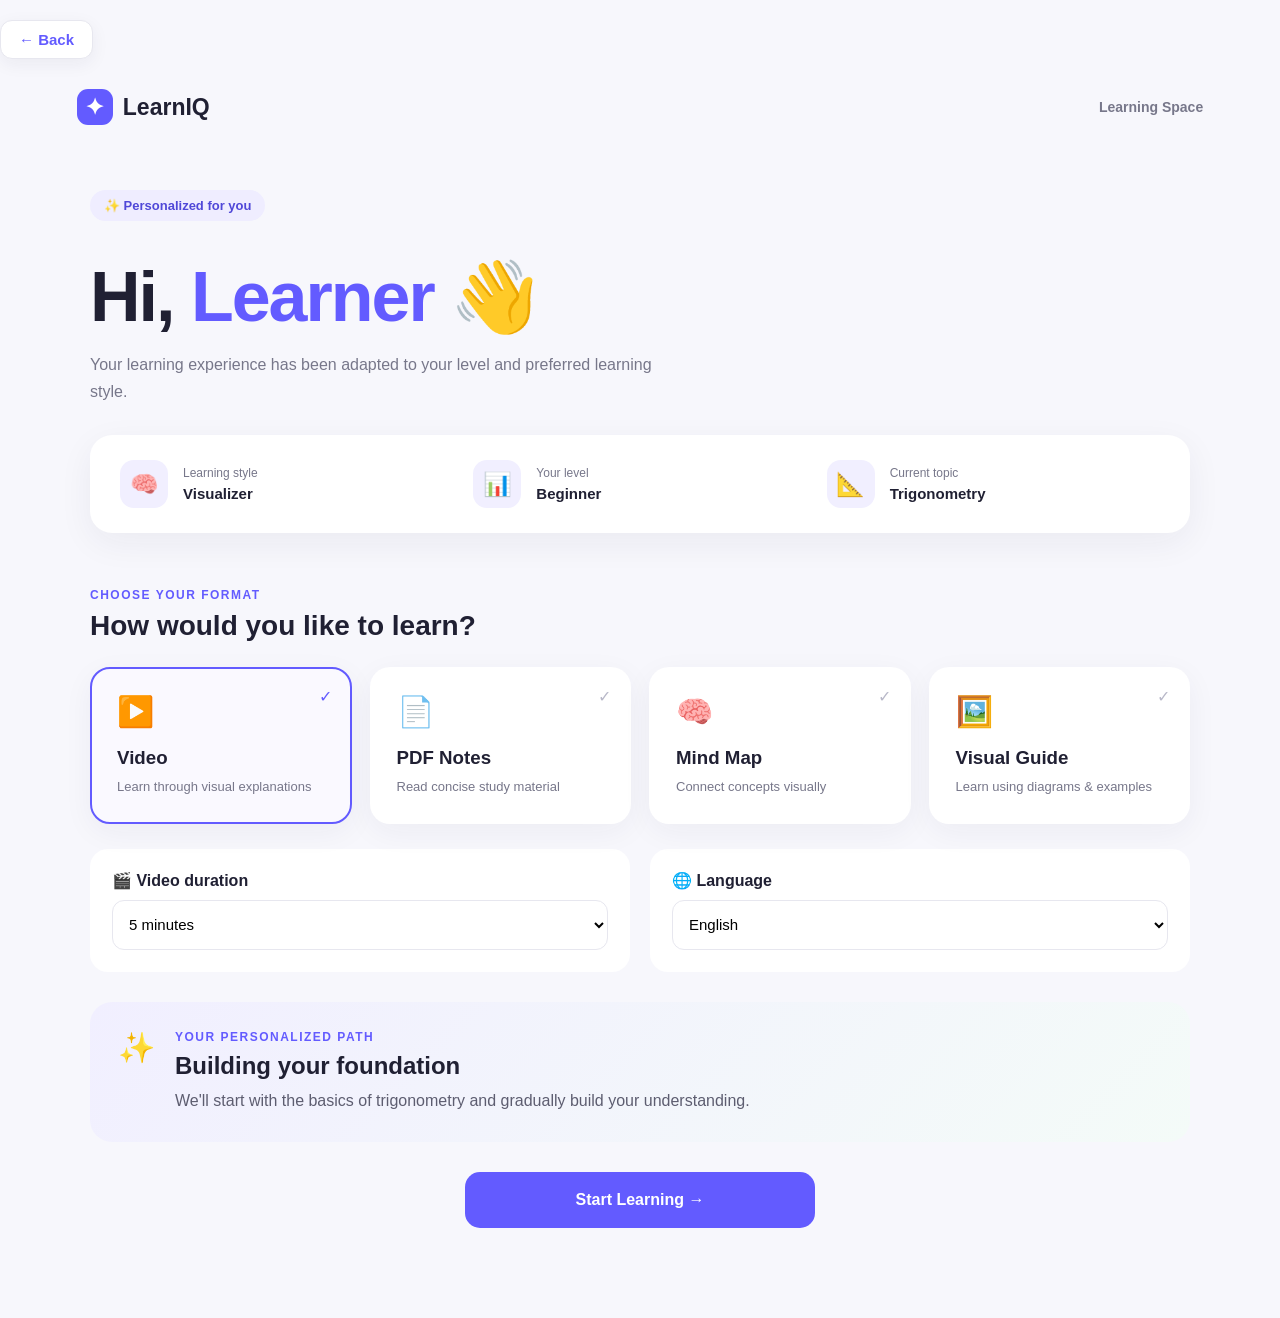
<file: frontend/pages/learn.html>
<!DOCTYPE html>
<html lang="en">

<head>

    <meta charset="UTF-8">

    <meta name="viewport"
          content="width=device-width, initial-scale=1.0">

    <title>Your Learning Space | LearnIQ</title>

    <link rel="stylesheet" href="../style.css">

</head>


<body>

<button class="back-btn" onclick="history.back()">← Back</button>

<main class="learn-page">


    <!-- HEADER -->

    <div class="page-header">

        <div class="logo">

            <span class="logo-icon">✦</span>

            <span>LearnIQ</span>

        </div>


        <div class="step-indicator">

            Learning Space

        </div>

    </div>



    <!-- WELCOME -->

    <section class="learn-header">

        <div>

            <div class="welcome-badge">

                ✨ Personalized for you

            </div>


            <h1>

                Hi, <span id="studentName">Learner</span> 👋

            </h1>


            <p class="section-description">

                Your learning experience has been adapted
                to your level and preferred learning style.

            </p>

        </div>

    </section>



    <!-- PERSONALIZATION SUMMARY -->

    <section class="personalization-card">


        <div class="personalization-item">

            <span class="personalization-icon">

                🧠

            </span>

            <div>

                <small>Learning style</small>

                <strong id="learningStyle">

                    Visualizer

                </strong>

            </div>

        </div>



        <div class="personalization-item">

            <span class="personalization-icon">

                📊

            </span>

            <div>

                <small>Your level</small>

                <strong id="learningLevel">

                    Beginner

                </strong>

            </div>

        </div>



        <div class="personalization-item">

            <span class="personalization-icon">

                📐

            </span>

            <div>

                <small>Current topic</small>

                <strong id="selectedTopic">

                    Trigonometry

                </strong>

            </div>

        </div>


    </section>



    <!-- LEARNING FORMAT -->

    <section class="learning-section">


        <div class="section-heading">

            <div>

                <p class="eyebrow">

                    CHOOSE YOUR FORMAT

                </p>


                <h2>

                    How would you like to learn?

                </h2>

            </div>

        </div>



        <div class="format-grid">


            <!-- VIDEO -->

            <div
                class="format-card"
                onclick="selectFormat(this, 'Video')"
            >

                <div class="format-icon">

                    ▶️

                </div>

                <h3>

                    Video

                </h3>

                <p>

                    Learn through visual explanations

                </p>

                <span class="format-check">

                    ✓

                </span>

            </div>



            <!-- PDF -->

            <div
                class="format-card"
                onclick="selectFormat(this, 'PDF')"
            >

                <div class="format-icon">

                    📄

                </div>

                <h3>

                    PDF Notes

                </h3>

                <p>

                    Read concise study material

                </p>

                <span class="format-check">

                    ✓

                </span>

            </div>



            <!-- MIND MAP -->

            <div
                class="format-card"
                onclick="selectFormat(this, 'Mind Map')"
            >

                <div class="format-icon">

                    🧠

                </div>

                <h3>

                    Mind Map

                </h3>

                <p>

                    Connect concepts visually

                </p>

                <span class="format-check">

                    ✓

                </span>

            </div>



            <!-- VISUAL GUIDE -->

            <div
                class="format-card"
                onclick="selectFormat(this, 'Pictorial')"
            >

                <div class="format-icon">

                    🖼️

                </div>

                <h3>

                    Visual Guide

                </h3>

                <p>

                    Learn using diagrams & examples

                </p>

                <span class="format-check">

                    ✓

                </span>

            </div>


        </div>


    </section>



    <!-- OPTIONS -->

    <section class="learning-options">


        <div class="option-box">

            <label>

                🎬 Video duration

            </label>


            <select id="duration">

                <option value="5">

                    5 minutes

                </option>

                <option value="10">

                    10 minutes

                </option>

                <option value="15">

                    15 minutes

                </option>

                <option value="20">

                    20 minutes

                </option>

            </select>

        </div>



        <div class="option-box">

            <label>

                🌐 Language

            </label>


            <select id="language">

                <option value="English">

                    English

                </option>

                <option value="Kannada">

                    Kannada

                </option>

            </select>

        </div>


    </section>



    <!-- ADAPTIVE CONTENT -->

    <section class="adaptive-card">


        <div class="adaptive-icon">

            ✨

        </div>


        <div>

            <p class="eyebrow">

                YOUR PERSONALIZED PATH

            </p>


            <h2 id="adaptiveTitle">

                Building your foundation

            </h2>


            <p id="adaptiveDescription">

                We'll start with the basics of trigonometry
                and gradually build your understanding.

            </p>

        </div>


    </section>



    <!-- START BUTTON -->

    <button
        class="primary-btn learning-button"
        onclick="startLearningSession()"
    >

        Start Learning →

    </button>


</main>



<script>

/* =========================
   GET STUDENT DATA
========================= */

const studentName =
    localStorage.getItem("studentName") || "Learner";

const learningStyle =
    localStorage.getItem("learningStyle") || "Visualizer";

const learningLevel =
    localStorage.getItem("learningLevel") || "Beginner";

const selectedTopic =
    localStorage.getItem("selectedTopic") || "Trigonometry";


document.getElementById("studentName").textContent =
    studentName;

document.getElementById("learningStyle").textContent =
    learningStyle;

document.getElementById("learningLevel").textContent =
    learningLevel;

document.getElementById("selectedTopic").textContent =
    selectedTopic;


/* =========================
   PERSONALIZED DESCRIPTION
========================= */

const descriptions = {

    Beginner: {

        title: "Building your foundation",

        text:
            "We'll start with the basics of trigonometry and gradually build your understanding."

    },

    Intermediate: {

        title: "Strengthening your skills",

        text:
            "We'll quickly revise the fundamentals and move into practical trigonometry problems."

    },

    Advanced: {

        title: "Challenge yourself",

        text:
            "We'll focus on advanced applications, problem solving and deeper mathematical thinking."

    }

};


const currentDescription =
    descriptions[learningLevel] ||
    descriptions.Beginner;


document.getElementById("adaptiveTitle").textContent =
    currentDescription.title;

document.getElementById("adaptiveDescription").textContent =
    currentDescription.text;


/* =========================
   FORMAT SELECTION
========================= */

let selectedFormat =
    localStorage.getItem("learningFormat") || "Video";


function selectFormat(card, format) {

    /* Remove selection from all cards */

    document
        .querySelectorAll(".format-card")
        .forEach(function(item) {

            item.classList.remove("selected");

        });


    /* Add selection to clicked card */

    card.classList.add("selected");


    /* Save selected format */

    selectedFormat = format;

    localStorage.setItem(
        "learningFormat",
        format
    );

}


/* =========================
   SHOW SAVED FORMAT
========================= */

document
    .querySelectorAll(".format-card")
    .forEach(function(card) {

        const cardAction =
            card.getAttribute("onclick");

        if (
            cardAction &&
            cardAction.includes(
                "'" + selectedFormat + "'"
            )
        ) {

            card.classList.add("selected");

        }

    });


/* =========================
   START LEARNING
========================= */

function startLearningSession() {

    const duration =
        document.getElementById("duration").value;

    const language =
        document.getElementById("language").value;


    /* Save preferences */

    localStorage.setItem(
        "videoDuration",
        duration
    );

    localStorage.setItem(
        "language",
        language
    );

    localStorage.setItem(
        "learningFormat",
        selectedFormat
    );


    /* =========================
       VIDEO
    ========================= */

    if (selectedFormat === "Video") {

        window.location.href =
            "animated-lesson.html";

    }


    /* =========================
       MIND MAP
    ========================= */

    else if (selectedFormat === "Mind Map") {

        window.location.href =
            "mindmap.html";

    }


    /* =========================
       PDF
    ========================= */

    else if (selectedFormat === "PDF") {

    window.location.href =
        "pdf-viewer.html";

}

    /* =========================
       VISUAL GUIDE
    ========================= */

    else if (selectedFormat === "Pictorial") {

        window.location.href =
            "visual-guide.html";

    }

}

</script>


</body>

</html>
</file>
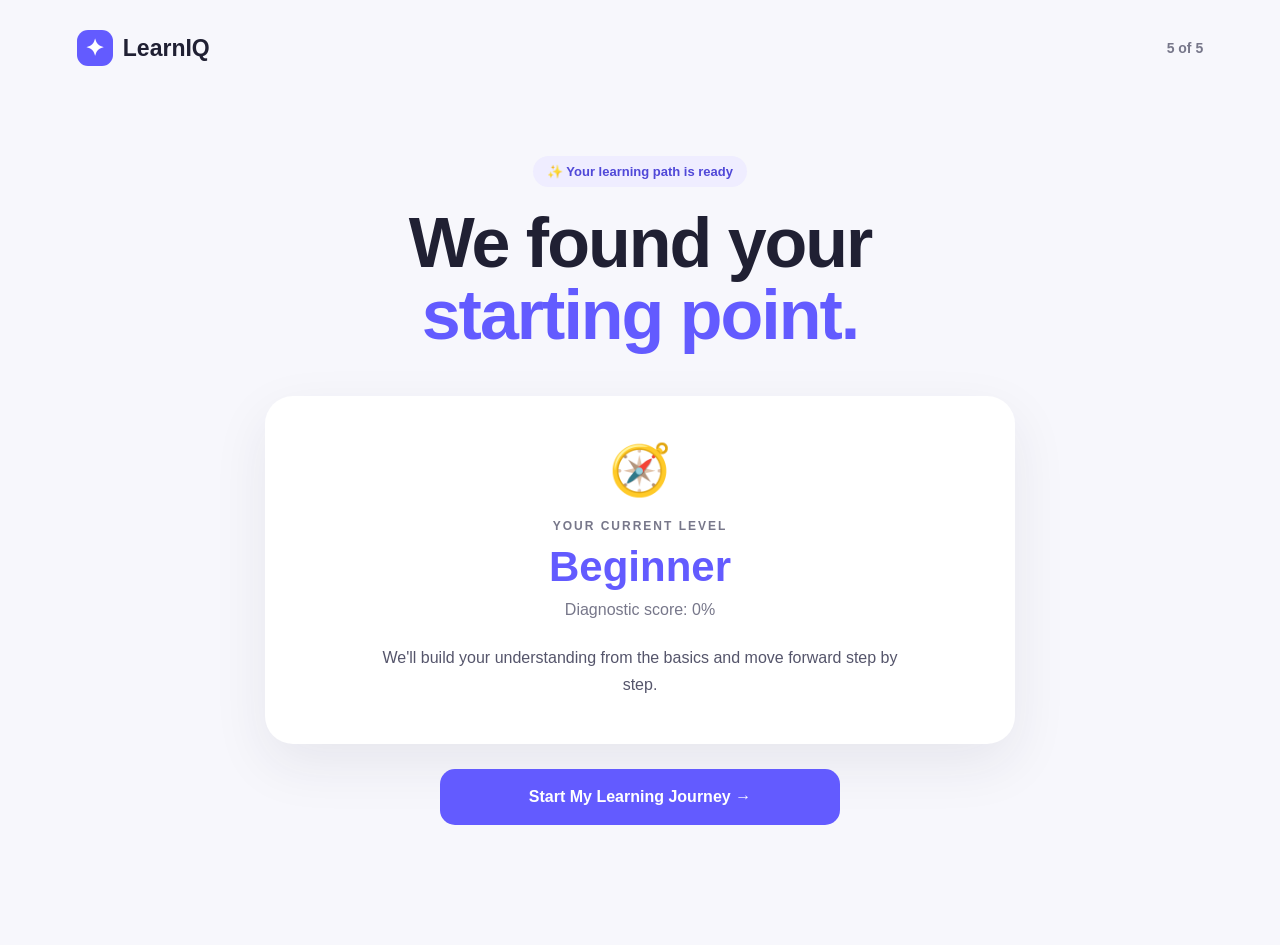
<file: frontend/pages/level.html>
<!DOCTYPE html>
<html lang="en">

<head>

    <meta charset="UTF-8">

    <meta name="viewport"
          content="width=device-width, initial-scale=1.0">

    <title>Your Learning Level | LearnIQ</title>

    <link rel="stylesheet" href="../style.css">

</head>


<body>

<main class="level-page">


    <div class="page-header">

        <div class="logo">

            <span class="logo-icon">✦</span>

            <span>LearnIQ</span>

        </div>

        <div class="step-indicator">

            5 of 5

        </div>

    </div>



    <section class="level-content">


        <div class="welcome-badge">

            ✨ Your learning path is ready

        </div>


        <h1>

            We found your<br>

            <span>starting point.</span>

        </h1>


        <div class="level-card">


            <div class="level-icon">

                🧭

            </div>


            <p class="level-small">

                YOUR CURRENT LEVEL

            </p>


            <h2 id="levelText">

                Beginner

            </h2>


            <p id="scoreText">

                Score: 0%

            </p>


            <div class="level-description"
                 id="levelDescription">

            </div>


        </div>


        <button
            class="primary-btn"
            onclick="startLearning()"
        >

            Start My Learning Journey →

        </button>


    </section>


</main>



<script>

const level =
    localStorage.getItem("learningLevel") || "Beginner";


const score =
    localStorage.getItem("diagnosticScore") || 0;


document.getElementById("levelText").textContent =
    level;


document.getElementById("scoreText").textContent =
    "Diagnostic score: " + score + "%";


const descriptions = {

    Beginner:
        "We'll build your understanding from the basics and move forward step by step.",

    Intermediate:
        "You already have a foundation. We'll quickly revise the basics and focus on stronger understanding.",

    Advanced:
        "You have a strong foundation. We'll focus on challenging applications and deeper problem solving."

};


document.getElementById("levelDescription").textContent =
    descriptions[level];


function startLearning() {

    window.location.href = "learn.html";

}

</script>

</body>

</html>
</file>
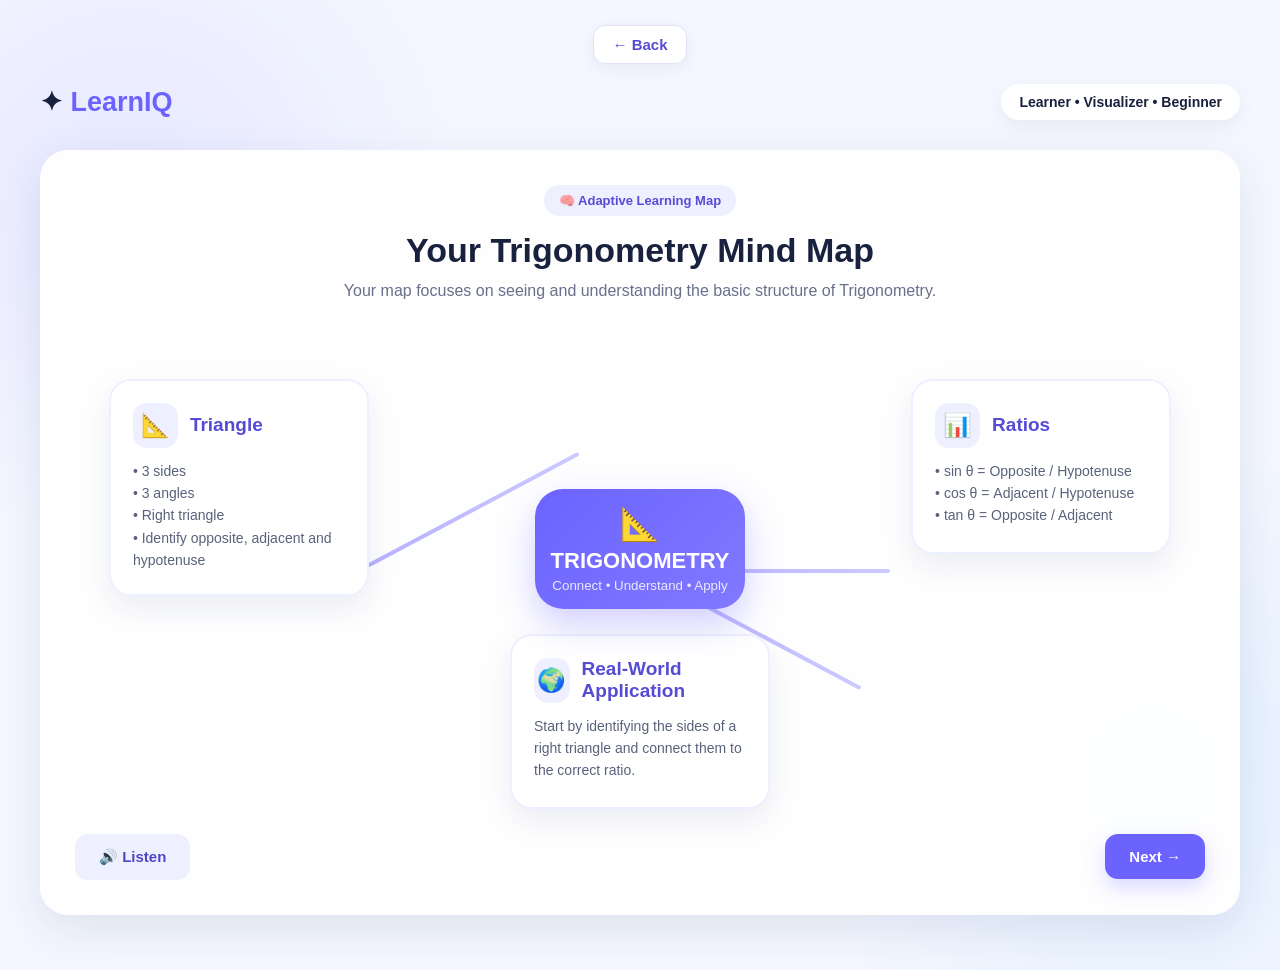
<file: frontend/pages/mindmap.html>
<!DOCTYPE html>
<html lang="en">

<head>

<meta charset="UTF-8">

<meta name="viewport" content="width=device-width, initial-scale=1.0">

<title>LearnIQ | Interactive Mind Map</title>

<style>

* {
    box-sizing: border-box;
}

body {
    margin: 0;
    font-family: Arial, sans-serif;
    background:
        radial-gradient(circle at 10% 20%, rgba(108,99,255,0.10), transparent 25%),
        radial-gradient(circle at 90% 80%, rgba(75,180,255,0.10), transparent 25%),
        #f4f7ff;
    color: #18213d;
}

.page {
    min-height: 100vh;
    padding: 25px;
}

/* HEADER */

.header {
    max-width: 1200px;
    margin: auto;
    display: flex;
    justify-content: space-between;
    align-items: center;
}

.logo {
    font-size: 27px;
    font-weight: bold;
}

.logo span {
    color: #6c63ff;
}

.badge {
    background: white;
    padding: 10px 18px;
    border-radius: 30px;
    box-shadow: 0 6px 20px rgba(0,0,0,0.06);
    font-size: 14px;
    font-weight: bold;
}

/* BACK BUTTON */

.back-btn {
    margin: 0 auto 20px;
    display: block;
    max-width: 1200px;
    width: fit-content;
    margin-left: auto;
    margin-right: auto;

    padding: 10px 18px;

    border: 1px solid #e1e4f5;
    border-radius: 12px;

    background: white;
    color: #554bd4;

    font-size: 15px;
    font-weight: 600;

    cursor: pointer;

    box-shadow: 0 5px 18px rgba(40,40,70,0.06);

    transition: 0.25s;
}

.back-btn:hover {
    background: #faf9ff;
    transform: translateX(-4px);
}

/* MAIN */

.container {
    max-width: 1200px;
    margin: 30px auto;
}

.card {
    background: rgba(255,255,255,0.94);
    border-radius: 28px;
    padding: 35px;
    box-shadow: 0 15px 45px rgba(40,50,100,0.10);
}

.title-area {
    text-align: center;
}

.tag {
    display: inline-block;
    padding: 8px 15px;
    background: #eef0ff;
    color: #554bd4;
    border-radius: 30px;
    font-size: 13px;
    font-weight: bold;
}

h1 {
    margin: 15px 0 8px;
    font-size: 34px;
}

.subtitle {
    color: #68708a;
    max-width: 650px;
    margin: auto;
    line-height: 1.6;
}

/* MIND MAP */

.map-area {
    position: relative;
    margin-top: 45px;
    min-height: 450px;
}

/* CONNECTION LINES */

.line {
    position: absolute;
    height: 4px;
    background: linear-gradient(90deg, #6c63ff, #9c96ff);
    transform-origin: left center;
    border-radius: 10px;
    opacity: 0.5;
}

.line-one {
    width: 250px;
    left: 25%;
    top: 220px;
    transform: rotate(-28deg);
}

.line-two {
    width: 250px;
    left: 50%;
    top: 220px;
}

.line-three {
    width: 250px;
    left: 50%;
    top: 220px;
    transform: rotate(28deg);
}

/* CENTER */

.center-node {
    position: absolute;
    left: 50%;
    top: 140px;
    transform: translateX(-50%);
    width: 210px;
    height: 120px;

    background: linear-gradient(135deg, #6c63ff, #8179ff);
    color: white;

    border-radius: 28px;

    display: flex;
    flex-direction: column;
    justify-content: center;
    align-items: center;

    box-shadow: 0 15px 35px rgba(108,99,255,0.30);

    z-index: 5;

    animation: float 3s ease-in-out infinite;
}

.center-node .icon {
    font-size: 32px;
}

.center-node strong {
    font-size: 22px;
    margin-top: 5px;
}

.center-node small {
    opacity: 0.85;
    margin-top: 4px;
}

/* BRANCHES */

.branch {
    position: absolute;
    width: 260px;
    min-height: 175px;

    background: white;
    border-radius: 22px;
    padding: 22px;

    border: 2px solid #edf0ff;

    box-shadow: 0 12px 30px rgba(30,40,90,0.08);

    cursor: pointer;

    transition:
        transform 0.25s ease,
        box-shadow 0.25s ease,
        border-color 0.25s ease;
}

.branch:hover {
    transform: translateY(-8px);
    box-shadow: 0 18px 35px rgba(30,40,90,0.14);
    border-color: #aaa5ff;
}

.branch-one {
    left: 3%;
    top: 30px;
}

.branch-two {
    right: 3%;
    top: 30px;
}

.branch-three {
    left: 50%;
    bottom: -10px;
    transform: translateX(-50%);
}

.branch-three:hover {
    transform: translateX(-50%) translateY(-8px);
}

.branch-header {
    display: flex;
    align-items: center;
    gap: 12px;
    margin-bottom: 12px;
}

.branch-icon {
    width: 45px;
    height: 45px;
    border-radius: 14px;

    background: #eef0ff;

    display: flex;
    align-items: center;
    justify-content: center;

    font-size: 23px;
}

.branch h3 {
    margin: 0;
    color: #554bd4;
    font-size: 19px;
}

.branch p {
    white-space: pre-line;
    color: #59627b;
    line-height: 1.6;
    margin: 0;
    font-size: 14px;
}

/* DETAIL PANEL */

.detail-panel {
    margin-top: 35px;
    padding: 25px;

    background: linear-gradient(135deg, #f8f8ff, #eef6ff);

    border-radius: 20px;

    display: none;

    border: 1px solid #e3e7ff;
}

.detail-panel.show {
    display: block;
    animation: appear 0.3s ease;
}

.detail-panel h3 {
    margin-top: 0;
    color: #554bd4;
}

.detail-panel p {
    color: #59627b;
    line-height: 1.7;
}

/* BUTTONS */

.controls {
    display: flex;
    justify-content: space-between;
    align-items: center;
    gap: 15px;
    margin-top: 35px;
    flex-wrap: wrap;
}

button {
    border: none;
    padding: 14px 24px;
    border-radius: 13px;
    font-size: 15px;
    font-weight: bold;
    cursor: pointer;
    transition: 0.2s;
}

.listen {
    background: #eef0ff;
    color: #4d46c7;
}

.listen:hover {
    background: #e1e3ff;
}

.next-btn {
    background: #6c63ff;
    color: white;
    box-shadow: 0 8px 20px rgba(108,99,255,0.25);
}

.next-btn:hover {
    transform: translateY(-2px);
    box-shadow: 0 12px 25px rgba(108,99,255,0.32);
}

/* ANIMATIONS */

@keyframes float {

    0%,100% {
        transform: translateX(-50%) translateY(0);
    }

    50% {
        transform: translateX(-50%) translateY(-7px);
    }

}

@keyframes appear {

    from {
        opacity: 0;
        transform: translateY(8px);
    }

    to {
        opacity: 1;
        transform: translateY(0);
    }

}

/* MOBILE */

@media(max-width:850px) {

    .map-area {
        min-height: auto;
        display: flex;
        flex-direction: column;
        gap: 20px;
    }

    .line {
        display: none;
    }

    .center-node,
    .branch,
    .branch-three {
        position: relative;
        left: auto;
        right: auto;
        top: auto;
        bottom: auto;
        transform: none;
        width: 100%;
    }

    .center-node {
        margin: auto;
    }

    .branch-three:hover {
        transform: translateY(-8px);
    }

    .controls {
        justify-content: center;
    }

}

</style>

</head>


<body>

<div class="page">

<!-- BACK -->

<button class="back-btn" onclick="history.back()">
    ← Back
</button>


<header class="header">

    <div class="logo">
        ✦ <span>LearnIQ</span>
    </div>

    <div class="badge">
        <span id="studentInfo">Loading...</span>
    </div>

</header>


<main class="container">

<div class="card">

    <div class="title-area">

        <span class="tag">
            🧠 Adaptive Learning Map
        </span>

        <h1>
            Your Trigonometry Mind Map
        </h1>

        <p
            class="subtitle"
            id="description">
            Loading your personalized map...
        </p>

    </div>


    <div class="map-area">

        <!-- CONNECTIONS -->

        <div class="line line-one"></div>
        <div class="line line-two"></div>
        <div class="line line-three"></div>


        <!-- CENTER -->

        <div class="center-node">

            <div class="icon">
                📐
            </div>

            <strong>
                TRIGONOMETRY
            </strong>

            <small>
                Connect • Understand • Apply
            </small>

        </div>


        <!-- TRIANGLE -->

        <div
            class="branch branch-one"
            onclick="showDetail('triangle')">

            <div class="branch-header">

                <div class="branch-icon">
                    📐
                </div>

                <h3>
                    Triangle
                </h3>

            </div>

            <p id="triangleNode">
                Loading...
            </p>

        </div>


        <!-- RATIOS -->

        <div
            class="branch branch-two"
            onclick="showDetail('ratio')">

            <div class="branch-header">

                <div class="branch-icon">
                    📊
                </div>

                <h3>
                    Ratios
                </h3>

            </div>

            <p id="ratioNode">
                Loading...
            </p>

        </div>


        <!-- APPLICATION -->

        <div
            class="branch branch-three"
            onclick="showDetail('application')">

            <div class="branch-header">

                <div class="branch-icon">
                    🌍
                </div>

                <h3>
                    Real-World Application
                </h3>

            </div>

            <p id="applicationNode">
                Loading...
            </p>

        </div>

    </div>


    <!-- DETAIL -->

    <div
        id="detailPanel"
        class="detail-panel">

        <h3 id="detailTitle">
            Explore the map
        </h3>

        <p id="detailText">
            Click a branch to explore it.
        </p>

    </div>


    <!-- CONTROLS -->

    <div class="controls">

        <button
            class="listen"
            onclick="speakMap()">

            🔊 Listen

        </button>


        <button
            class="next-btn"
            onclick="goNext()">

            Next →

        </button>

    </div>

</div>

</main>

</div>


<script>

/* =========================
   STUDENT INFORMATION
========================= */

const learningStyle =
    localStorage.getItem("learningStyle") || "Visualizer";

const learningLevel =
    localStorage.getItem("learningLevel") || "Beginner";

const studentName =
    localStorage.getItem("studentName") || "Learner";


document.getElementById("studentInfo").textContent =
    studentName +
    " • " +
    learningStyle +
    " • " +
    learningLevel;


/* =========================
   PERSONALIZED CONTENT
========================= */

const maps = {

"Visualizer-Beginner": {

description:
"Your map focuses on seeing and understanding the basic structure of Trigonometry.",

triangle:
"• 3 sides\n• 3 angles\n• Right triangle\n• Identify opposite, adjacent and hypotenuse",

ratio:
"• sin θ = Opposite / Hypotenuse\n• cos θ = Adjacent / Hypotenuse\n• tan θ = Opposite / Adjacent",

application:
"Start by identifying the sides of a right triangle and connect them to the correct ratio."

},

"Visualizer-Intermediate": {

description:
"Your map connects visual relationships with practical calculations.",

triangle:
"• Right triangle\n• Known and unknown sides\n• Angle relationships",

ratio:
"• SOH\n• CAH\n• TOA\n• Choose the ratio from the known sides",

application:
"Use a visual triangle to calculate an unknown side or angle."

},

"Visualizer-Advanced": {

description:
"Your map connects advanced relationships with multi-step applications.",

triangle:
"• Multiple angles\n• Multiple sides\n• Complete triangle relationships",

ratio:
"• sin θ = O/H\n• cos θ = A/H\n• tan θ = O/A\n• Select the most useful relationship",

application:
"Combine relationships to solve multi-step trigonometric problems."

},

"Storyteller-Beginner": {

description:
"Your map turns Trigonometry into a simple mathematical story.",

triangle:
"📖 A character discovers a right triangle problem.",

ratio:
"📖 The character learns three tools: sine, cosine and tangent.",

application:
"📖 The ratios help the character solve the original problem."

},

"Storyteller-Intermediate": {

description:
"Your map follows a practical problem from situation to solution.",

triangle:
"📖 Situation → Triangle model",

ratio:
"📖 Known information → Choose the correct ratio",

application:
"📖 Apply the ratio → Calculate → Explain the result"

},

"Storyteller-Advanced": {

description:
"Your map follows a realistic scenario through an advanced mathematical solution.",

triangle:
"📖 Real-world problem → Mathematical model",

ratio:
"📖 Identify information → Select relationship → Calculate",

application:
"📖 Use Trigonometry to solve indirect measurement problems."

},

"Challenger-Beginner": {

description:
"Your map is organized around solving a problem step by step.",

triangle:
"🎯 Identify the three sides of the right triangle.",

ratio:
"🎯 O + H → Sine\n🎯 A + H → Cosine\n🎯 O + A → Tangent",

application:
"🎯 Choose the correct ratio and solve."

},

"Challenger-Intermediate": {

description:
"Your map emphasizes choosing the right mathematical tool before calculating.",

triangle:
"🎯 Identify known values.\n🎯 Identify the unknown.",

ratio:
"🎯 Match the known sides to a ratio.",

application:
"🎯 Substitute → Calculate → Check"

},

"Challenger-Advanced": {

description:
"Your map focuses on independent problem solving and verification.",

triangle:
"🎯 Analyze the complete triangle.",

ratio:
"🎯 Select the relationship without being directly told.",

application:
"🎯 Solve → Verify → Apply to a new problem."

},

"Explorer-Beginner": {

description:
"Your map shows how Trigonometry can help measure things in the real world.",

triangle:
"🌍 Object + Distance + Angle",

ratio:
"🌍 An angle connects height and distance.",

application:
"🌍 Estimate simple heights and distances."

},

"Explorer-Intermediate": {

description:
"Your map connects a real-world measurement to a mathematical solution.",

triangle:
"🌍 Real situation → Right triangle",

ratio:
"🌍 tan θ = Height / Distance",

application:
"🌍 Calculate the height of a real object."

},

"Explorer-Advanced": {

description:
"Your map models a real-world measurement problem using Trigonometry.",

triangle:
"🌍 Survey → Triangle model → Measurements",

ratio:
"🌍 tan θ = Opposite / Adjacent",

application:
"🌍 Calculate and interpret an estimated measurement."

}

};


/* =========================
   LOAD PERSONALIZED MAP
========================= */

const key =
    learningStyle + "-" + learningLevel;

const data =
    maps[key] || maps["Visualizer-Beginner"];


document.getElementById("description").textContent =
    data.description;

document.getElementById("triangleNode").textContent =
    data.triangle;

document.getElementById("ratioNode").textContent =
    data.ratio;

document.getElementById("applicationNode").textContent =
    data.application;


/* =========================
   INTERACTIVE DETAILS
========================= */

function showDetail(type) {

    const panel =
        document.getElementById("detailPanel");

    const title =
        document.getElementById("detailTitle");

    const text =
        document.getElementById("detailText");


    if (type === "triangle") {

        title.textContent =
            "📐 Understanding the Triangle";

        text.textContent =
            "A right triangle gives us the structure we need for Trigonometry. " +
            "Look at the angle you are working with and identify the opposite, " +
            "adjacent and hypotenuse sides.";

    }

    else if (type === "ratio") {

        title.textContent =
            "📊 Choosing a Trigonometric Ratio";

        text.textContent =
            "Sine, cosine and tangent connect angles with side lengths. " +
            "The best ratio depends on which sides are known and which side or angle " +
            "you need to find.";

    }

    else {

        title.textContent =
            "🌍 Trigonometry in the Real World";

        text.textContent =
            "Trigonometry can be used to estimate heights, distances and angles " +
            "without directly measuring the object. Buildings, ladders, surveying " +
            "and navigation are common applications.";

    }


    panel.classList.add("show");

    panel.scrollIntoView({
        behavior: "smooth",
        block: "nearest"
    });

}


/* =========================
   VOICE
========================= */

function speakMap() {

    if (!("speechSynthesis" in window)) {

        alert("Voice is not supported in this browser.");

        return;

    }


    window.speechSynthesis.cancel();


    const text =
        data.description +
        ". " +
        data.triangle +
        ". " +
        data.ratio +
        ". " +
        data.application;


    const speech =
        new SpeechSynthesisUtterance(text);


    speech.lang = "en-IN";

    speech.rate = 0.9;

    speech.pitch = 1;


    window.speechSynthesis.speak(speech);

}


/* =========================
   NEXT
========================= */

function goNext() {

    window.location.href =
        "tutor.html";

}

</script>

</body>

</html>
</file>
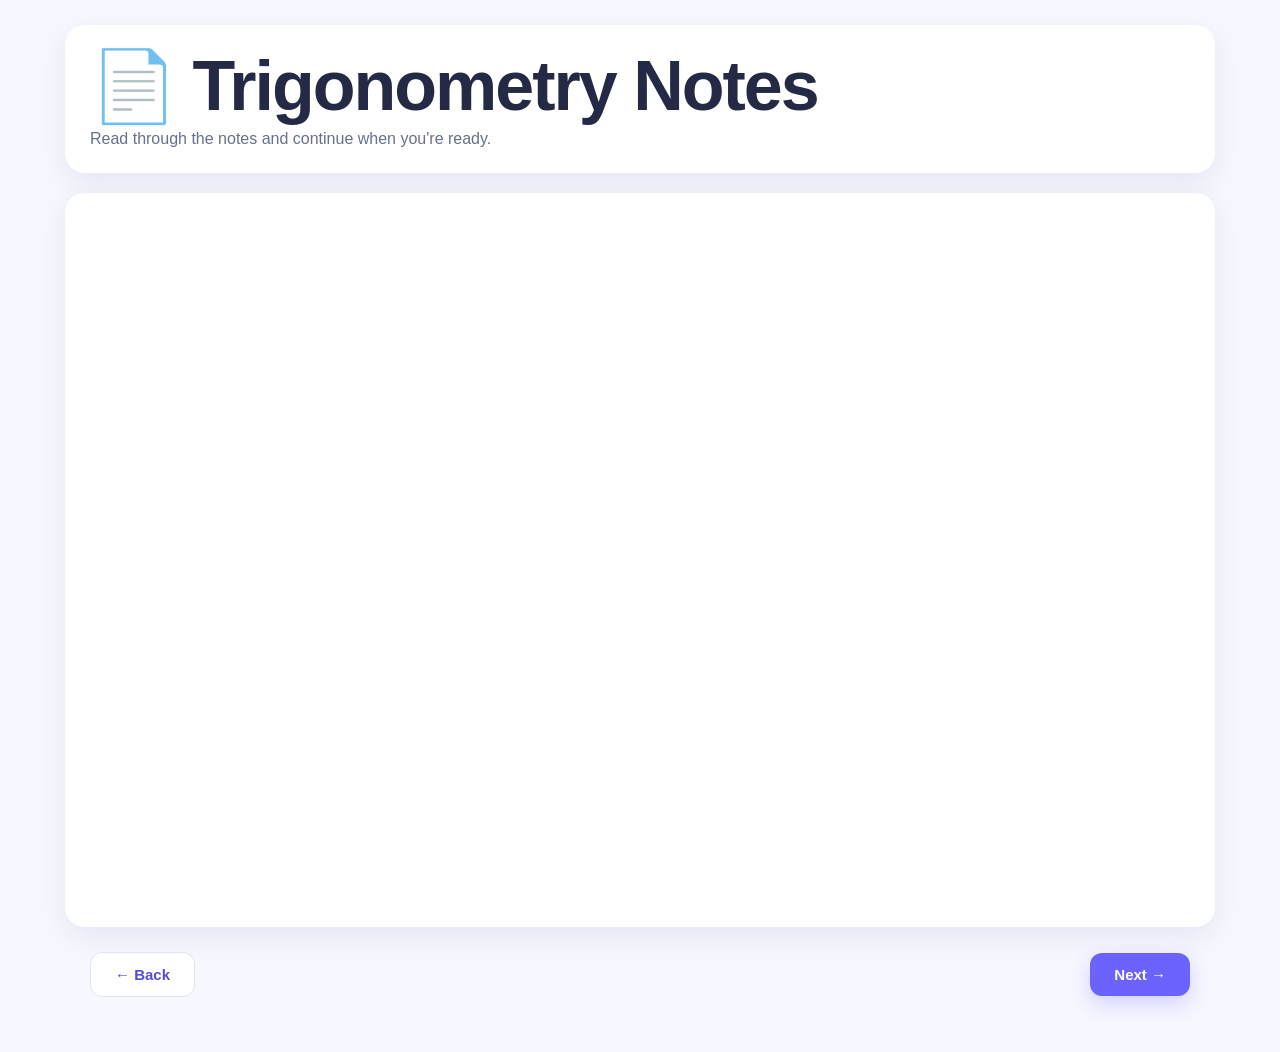
<file: frontend/pages/pdf-viewer.html>
<!DOCTYPE html>
<html lang="en">

<head>

    <meta charset="UTF-8">

    <meta name="viewport"
          content="width=device-width, initial-scale=1.0">

    <title>LearnIQ | PDF Notes</title>

    <link rel="stylesheet" href="../style.css">

    <style>

        body {
            background: #f6f7ff;
        }

        .pdf-page {
            max-width: 1200px;
            margin: auto;
            padding: 25px;
        }

        .pdf-header {
            background: white;
            padding: 25px;
            border-radius: 20px;
            margin-bottom: 20px;
            box-shadow: 0 10px 30px rgba(40,40,70,0.08);
        }

        .pdf-header h1 {
            margin: 0 0 8px;
            color: #242a45;
        }

        .pdf-header p {
            margin: 0;
            color: #68708a;
        }

        .pdf-container {
            background: white;
            padding: 15px;
            border-radius: 20px;
            box-shadow: 0 10px 30px rgba(40,40,70,0.08);
        }

        .pdf-container iframe {
            width: 100%;
            height: 700px;
            border: none;
            border-radius: 12px;
        }

        .bottom-controls {
            display: flex;
            justify-content: space-between;
            align-items: center;
            margin-top: 25px;
            gap: 15px;
        }

        .back-button,
        .next-button {
            padding: 13px 24px;
            border-radius: 12px;
            border: none;
            font-size: 15px;
            font-weight: 600;
            cursor: pointer;
        }

        .back-button {
            background: white;
            color: #554bd4;
            border: 1px solid #e1e4f5;
        }

        .next-button {
            background: #6c63ff;
            color: white;
            box-shadow: 0 8px 20px rgba(108,99,255,0.25);
        }

        .next-button:hover {
            transform: translateY(-2px);
        }

        @media(max-width:700px) {

            .pdf-page {
                padding: 15px;
            }

            .pdf-container iframe {
                height: 600px;
            }

            .bottom-controls {
                flex-direction: column;
            }

            .back-button,
            .next-button {
                width: 100%;
            }

        }

    </style>

</head>


<body>

<div class="pdf-page">


    <!-- HEADER -->

    <div class="pdf-header">

        <h1>
            📄 Trigonometry Notes
        </h1>

        <p>
            Read through the notes and continue when you're ready.
        </p>

    </div>


    <!-- PDF -->

    <div class="pdf-container">

        <iframe
            src="../pdf/trigonometry.pdf">
        </iframe>

    </div>


    <!-- BUTTONS -->

    <div class="bottom-controls">

        <button
            class="back-button"
            onclick="history.back()">

            ← Back

        </button>


        <button
            class="next-button"
            onclick="goNext()">

            Next →

        </button>

    </div>


</div>


<script>

function goNext() {

    window.location.href =
        "tutor.html";

}

</script>


</body>

</html>
</file>
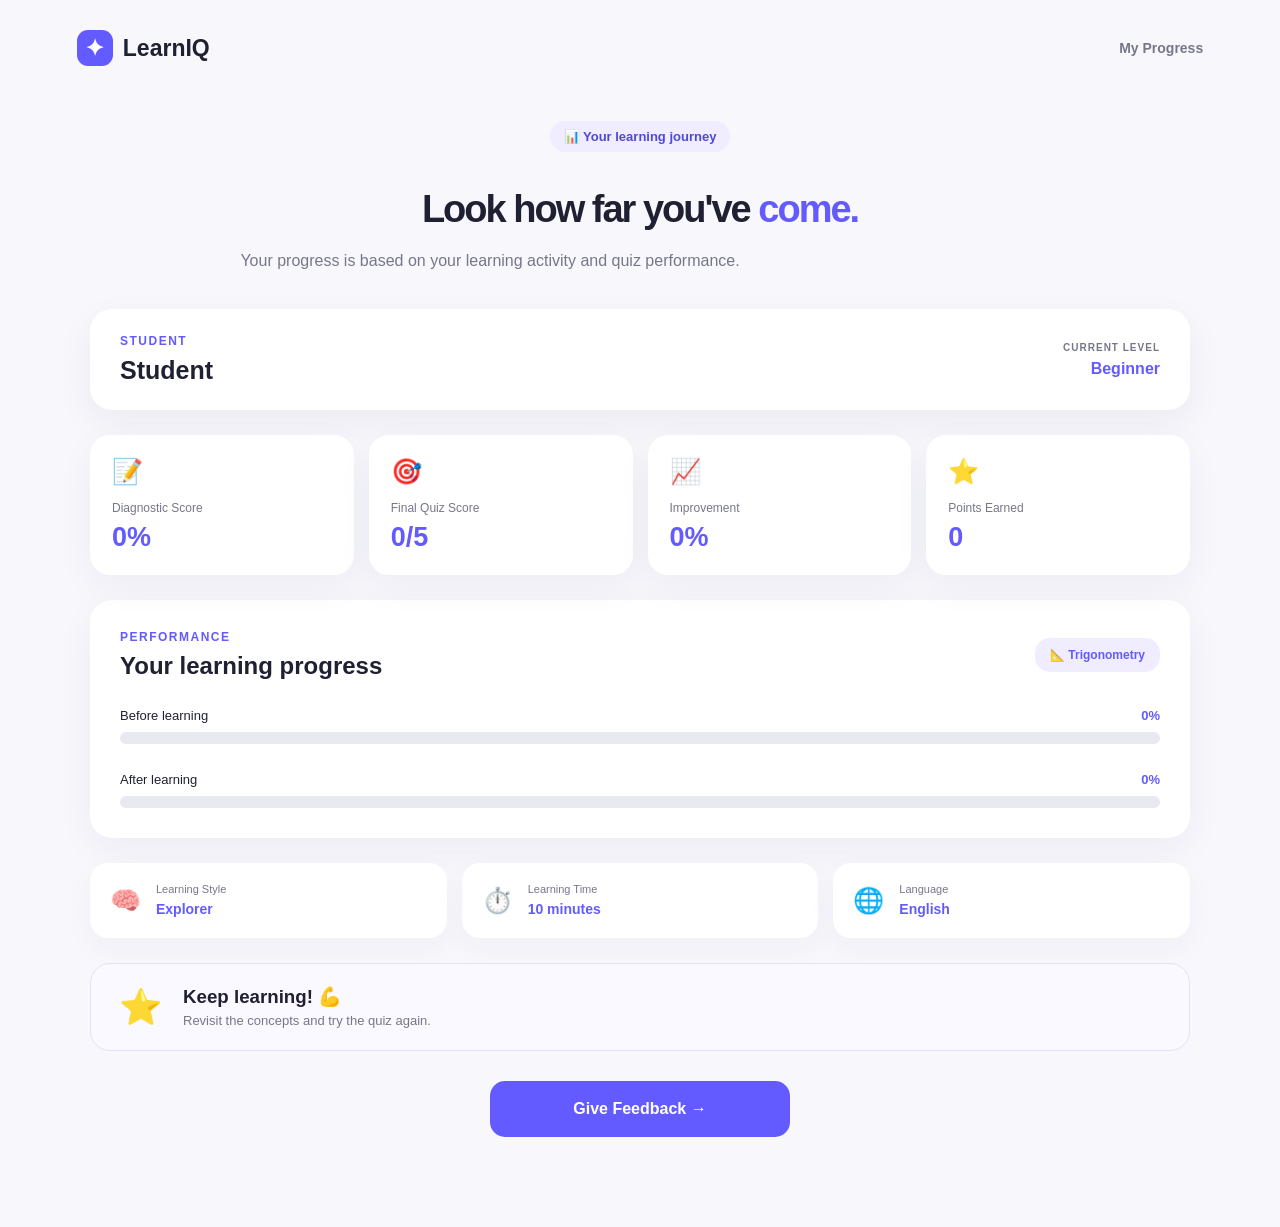
<file: frontend/pages/progress.html>
<!DOCTYPE html>
<html lang="en">

<head>

    <meta charset="UTF-8">

    <meta name="viewport"
          content="width=device-width, initial-scale=1.0">

    <title>My Progress | LearnIQ</title>

    <link rel="stylesheet"
          href="../style.css">

</head>


<body>

<main class="progress-page">

    <!-- HEADER -->

    <div class="page-header">

        <div class="logo">

            <span class="logo-icon">
                ✦
            </span>

            <span>
                LearnIQ
            </span>

        </div>


        <div class="step-indicator">

            My Progress

        </div>

    </div>



    <!-- INTRO -->

    <section class="progress-intro">

        <div class="welcome-badge">

            📊 Your learning journey

        </div>


        <h1>

            Look how far you've
            <span>come.</span>

        </h1>


        <p class="section-description">

            Your progress is based on your
            learning activity and quiz performance.

        </p>

    </section>



    <!-- STUDENT SUMMARY -->

    <section class="student-summary">

        <div>

            <p class="eyebrow">
                STUDENT
            </p>

            <h2 id="studentName">
                Student
            </h2>

        </div>


        <div class="level-summary">

            <span>
                CURRENT LEVEL
            </span>

            <strong id="studentLevel">
                Beginner
            </strong>

        </div>

    </section>



    <!-- MAIN STATS -->

    <section class="progress-stats">


        <!-- DIAGNOSTIC -->

        <div class="progress-stat-card">

            <div class="stat-icon">
                📝
            </div>

            <p>
                Diagnostic Score
            </p>

            <h2>

                <span id="diagnosticScore">
                    0
                </span>%

            </h2>

        </div>



        <!-- FINAL -->

        <div class="progress-stat-card">

            <div class="stat-icon">
                🎯
            </div>

            <p>
                Final Quiz Score
            </p>

            <h2>

                <span id="finalScore">
                    0
                </span>/5

            </h2>

        </div>



        <!-- IMPROVEMENT -->

        <div class="progress-stat-card">

            <div class="stat-icon">
                📈
            </div>

            <p>
                Improvement
            </p>

            <h2>

                <span id="improvement">
                    0
                </span>%

            </h2>

        </div>



        <!-- POINTS -->

        <div class="progress-stat-card">

            <div class="stat-icon">
                ⭐
            </div>

            <p>
                Points Earned
            </p>

            <h2>

                <span id="points">
                    0
                </span>

            </h2>

        </div>


    </section>



    <!-- PROGRESS COMPARISON -->

    <section class="comparison-card">

        <div class="comparison-header">

            <div>

                <p class="eyebrow">
                    PERFORMANCE
                </p>

                <h2>
                    Your learning progress
                </h2>

            </div>


            <div class="topic-badge">

                📐
                <span id="topic">
                    Trigonometry
                </span>

            </div>

        </div>



        <!-- DIAGNOSTIC -->

        <div class="progress-row">

            <div class="progress-row-label">

                <span>
                    Before learning
                </span>

                <strong id="beforePercentage">
                    0%
                </strong>

            </div>


            <div class="large-progress">

                <div
                    id="beforeBar"
                    class="before-bar">
                </div>

            </div>

        </div>



        <!-- FINAL -->

        <div class="progress-row">

            <div class="progress-row-label">

                <span>
                    After learning
                </span>

                <strong id="afterPercentage">
                    0%
                </strong>

            </div>


            <div class="large-progress">

                <div
                    id="afterBar"
                    class="after-bar">
                </div>

            </div>

        </div>


    </section>



    <!-- LEARNING DETAILS -->

    <section class="learning-details">


        <div class="detail-card">

            <span class="detail-icon">
                🧠
            </span>

            <div>

                <p>
                    Learning Style
                </p>

                <strong id="learningStyle">
                    Explorer
                </strong>

            </div>

        </div>



        <div class="detail-card">

            <span class="detail-icon">
                ⏱️
            </span>

            <div>

                <p>
                    Learning Time
                </p>

                <strong id="learningTime">
                    10 minutes
                </strong>

            </div>

        </div>



        <div class="detail-card">

            <span class="detail-icon">
                🌐
            </span>

            <div>

                <p>
                    Language
                </p>

                <strong id="language">
                    English
                </strong>

            </div>

        </div>


    </section>



    <!-- MOTIVATION -->

    <section class="motivation-card">

        <div class="motivation-star">
            ⭐
        </div>


        <div>

            <h3 id="motivationTitle">

                Keep going!

            </h3>


            <p id="motivationText">

                Every question you answer
                helps you learn better.

            </p>

        </div>

    </section>



    <!-- FEEDBACK BUTTON -->

    <button
        class="primary-btn progress-next-button"
        onclick="goToFeedback()">

        Give Feedback →

    </button>


</main>



<script>


/* =========================
   GET STORED DATA
========================= */


const studentName =
    localStorage.getItem(
        "studentName"
    ) || "Student";


const level =
    localStorage.getItem(
        "learningLevel"
    ) || "Beginner";


const diagnostic =
    Number(
        localStorage.getItem(
            "diagnosticScore"
        )
    ) || 0;


const finalScore =
    Number(
        localStorage.getItem(
            "finalScore"
        )
    ) || 0;


const points =
    Number(
        localStorage.getItem(
            "finalPoints"
        )
    ) || 0;


const learningStyle =
    localStorage.getItem(
        "learningStyle"
    ) || "Explorer";


const language =
    localStorage.getItem(
        "learningLanguage"
    ) || "English";


const duration =
    localStorage.getItem(
        "learningDuration"
    ) || "10";


const topic =
    localStorage.getItem(
        "selectedTopic"
    ) || "Trigonometry";



/* =========================
   DISPLAY DATA
========================= */


document.getElementById(
    "studentName"
).textContent =
    studentName;


document.getElementById(
    "studentLevel"
).textContent =
    level;


document.getElementById(
    "diagnosticScore"
).textContent =
    diagnostic;


document.getElementById(
    "finalScore"
).textContent =
    finalScore;


document.getElementById(
    "points"
).textContent =
    points;


document.getElementById(
    "topic"
).textContent =
    topic;


document.getElementById(
    "learningStyle"
).textContent =
    learningStyle;


document.getElementById(
    "language"
).textContent =
    language;


document.getElementById(
    "learningTime"
).textContent =
    duration + " minutes";



/* =========================
   CONVERT FINAL SCORE
   TO PERCENTAGE
========================= */


const finalPercentage =
    finalScore * 20;


document.getElementById(
    "beforePercentage"
).textContent =
    diagnostic + "%";


document.getElementById(
    "afterPercentage"
).textContent =
    finalPercentage + "%";


document.getElementById(
    "beforeBar"
).style.width =
    diagnostic + "%";


document.getElementById(
    "afterBar"
).style.width =
    finalPercentage + "%";



/* =========================
   IMPROVEMENT
========================= */


let improvement =
    finalPercentage - diagnostic;


if (improvement < 0) {

    improvement = 0;

}


document.getElementById(
    "improvement"
).textContent =
    improvement;



/* =========================
   MOTIVATION
========================= */


if (finalScore === 5) {

    document.getElementById(
        "motivationTitle"
    ).textContent =
        "Amazing work! 🌟";


    document.getElementById(
        "motivationText"
    ).textContent =
        "You have built a strong understanding of this topic.";

}

else if (finalScore >= 3) {

    document.getElementById(
        "motivationTitle"
    ).textContent =
        "You're improving! 🚀";


    document.getElementById(
        "motivationText"
    ).textContent =
        "Keep practising and you'll become even stronger.";

}

else {

    document.getElementById(
        "motivationTitle"
    ).textContent =
        "Keep learning! 💪";


    document.getElementById(
        "motivationText"
    ).textContent =
        "Revisit the concepts and try the quiz again.";

}



/* =========================
   FEEDBACK
========================= */


function goToFeedback() {

    window.location.href =
        "feedback.html";

}

</script>


</body>

</html>
</file>
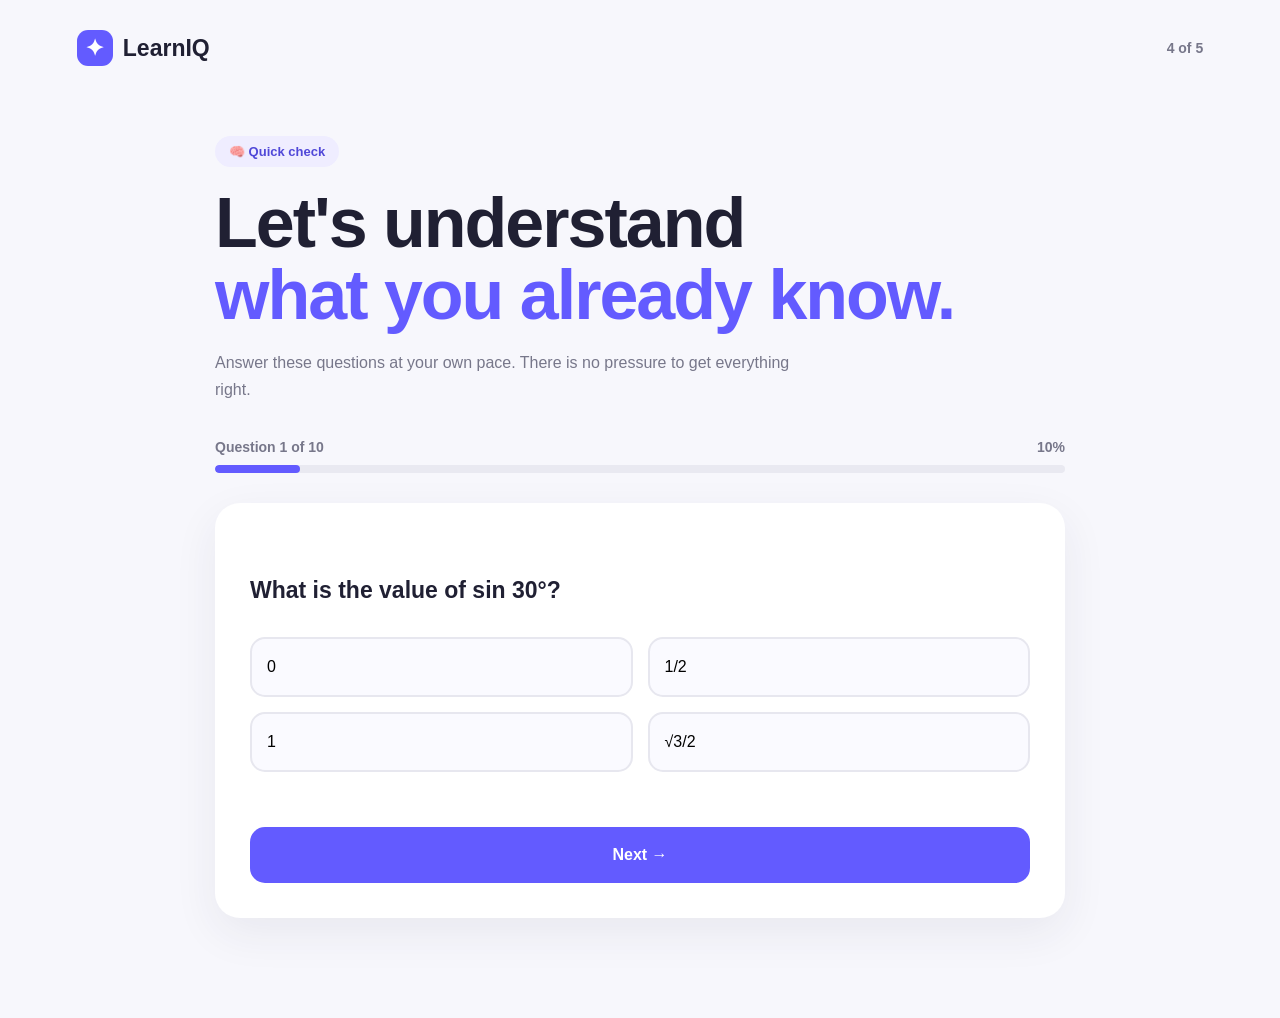
<file: frontend/pages/quiz.html>
<!DOCTYPE html>
<html lang="en">

<head>

    <meta charset="UTF-8">

    <meta name="viewport"
          content="width=device-width, initial-scale=1.0">

    <title>Diagnostic Quiz | LearnIQ</title>

    <link rel="stylesheet" href="../style.css">

</head>


<body>

<main class="quiz-page">


    <!-- HEADER -->

    <div class="page-header">

        <div class="logo">

            <span class="logo-icon">✦</span>

            <span>LearnIQ</span>

        </div>

        <div class="step-indicator">

            4 of 5

        </div>

    </div>



    <!-- QUIZ CONTENT -->

    <section class="quiz-content">


        <div class="welcome-badge">

            🧠 Quick check

        </div>


        <h1>

            Let's understand<br>

            <span>what you already know.</span>

        </h1>


        <p class="section-description">

            Answer these questions at your own pace.
            There is no pressure to get everything right.

        </p>



        <!-- PROGRESS -->

        <div class="quiz-progress-area">

            <div class="quiz-progress-top">

                <span id="questionNumber">

                    Question 1 of 10

                </span>

                <span id="progressPercent">

                    10%

                </span>

            </div>


            <div class="quiz-progress-bar">

                <div
                    id="quizProgress"
                    class="quiz-progress-fill"
                ></div>

            </div>

        </div>



        <!-- QUESTION CARD -->

        <div class="question-card">


            <div
                id="questionText"
                class="question-text"
            >

                Question will appear here

            </div>


            <div
                id="optionsContainer"
                class="options-container"
            >

            </div>


            <p
                id="answerMessage"
                class="answer-message"
            ></p>


            <button
                id="nextButton"
                class="primary-btn"
                onclick="nextQuestion()"
                disabled
            >

                Next →

            </button>


        </div>


    </section>


</main>



<script>

const questions = [

    {
        question: "What is the value of sin 30°?",
        options: ["0", "1/2", "1", "√3/2"],
        answer: "1/2"
    },

    {
        question: "What is the value of cos 60°?",
        options: ["0", "1/2", "1", "√3/2"],
        answer: "1/2"
    },

    {
        question: "What is the value of tan 45°?",
        options: ["0", "1/2", "1", "√3"],
        answer: "1"
    },

    {
        question: "Which identity is correct?",
        options: [
            "sin²θ + cos²θ = 1",
            "sinθ + cosθ = 1",
            "sin²θ - cos²θ = 1",
            "tanθ + cosθ = 1"
        ],
        answer: "sin²θ + cos²θ = 1"
    },

    {
        question: "What is sin 90°?",
        options: ["0", "1/2", "1", "√3/2"],
        answer: "1"
    },

    {
        question: "What is cos 0°?",
        options: ["0", "1/2", "1", "√3/2"],
        answer: "1"
    },

    {
        question: "If tan θ = 1, what is θ?",
        options: ["30°", "45°", "60°", "90°"],
        answer: "45°"
    },

    {
        question: "What is the value of sin 60°?",
        options: ["1/2", "1", "√3/2", "0"],
        answer: "√3/2"
    },

    {
        question: "What is the value of cos 30°?",
        options: ["1/2", "1", "√3/2", "0"],
        answer: "√3/2"
    },

    {
        question: "Which formula represents tan θ?",
        options: [
            "sin θ / cos θ",
            "cos θ / sin θ",
            "sin θ × cos θ",
            "1 / sin θ"
        ],
        answer: "sin θ / cos θ"
    }

];


let currentQuestion = 0;

let score = 0;

let selectedAnswer = "";



function loadQuestion() {

    const question = questions[currentQuestion];


    document.getElementById("questionText").textContent =
        question.question;


    document.getElementById("questionNumber").textContent =
        "Question " +
        (currentQuestion + 1) +
        " of " +
        questions.length;


    const percentage =
        ((currentQuestion + 1) / questions.length) * 100;


    document.getElementById("progressPercent").textContent =
        percentage + "%";


    document.getElementById("quizProgress").style.width =
        percentage + "%";


    const container =
        document.getElementById("optionsContainer");


    container.innerHTML = "";


    selectedAnswer = "";


    document.getElementById("nextButton").disabled = true;


    document.getElementById("answerMessage").textContent = "";


    question.options.forEach(function(option) {

        const button =
            document.createElement("button");


        button.className = "option-button";


        button.textContent = option;


        button.onclick = function() {

            selectAnswer(button, option);

        };


        container.appendChild(button);

    });

}



function selectAnswer(button, answer) {

    document
        .querySelectorAll(".option-button")
        .forEach(function(item) {

            item.classList.remove("selected");

        });


    button.classList.add("selected");


    selectedAnswer = answer;


    document.getElementById("nextButton").disabled = false;

}



function nextQuestion() {

    if (selectedAnswer === "") {

        return;

    }


    const correctAnswer =
        questions[currentQuestion].answer;


    if (selectedAnswer === correctAnswer) {

        score++;

    }


    currentQuestion++;


    if (currentQuestion < questions.length) {

        loadQuestion();

    }

    else {

        finishQuiz();

    }

}



function finishQuiz() {

    const percentage =
        (score / questions.length) * 100;

    let level;

    if (percentage < 50) {
        level = "Beginner";
    }
    else if (percentage < 80) {
        level = "Intermediate";
    }
    else {
        level = "Advanced";
    }

    // Save diagnostic result
    localStorage.setItem("diagnosticScore", percentage);
    localStorage.setItem("learningLevel", level);

    // Check that it was saved
    console.log("Diagnostic Score:", percentage);
    console.log("Learning Level:", level);
    console.log(
        "Saved Level:",
        localStorage.getItem("learningLevel")
    );

    window.location.href = "level.html";
}
loadQuestion();
</script>

</body>

</html>
</file>
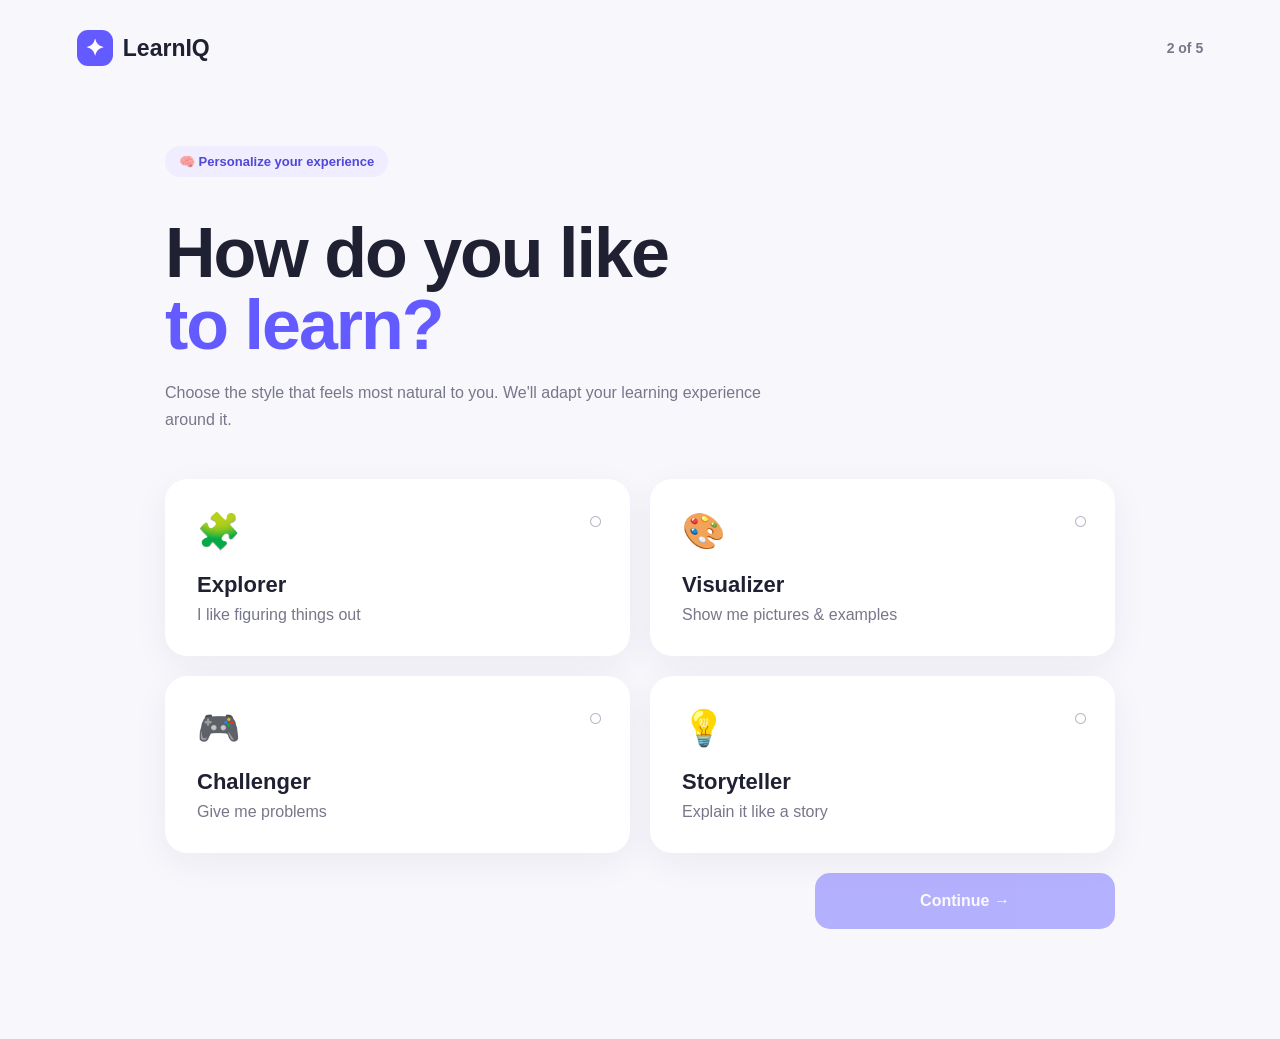
<file: frontend/pages/style.html>
<!DOCTYPE html>
<html lang="en">

<head>

    <meta charset="UTF-8">

    <meta name="viewport" content="width=device-width, initial-scale=1.0">

    <title>How do you learn? | LearnIQ</title>

    <link rel="stylesheet" href="../style.css">

</head>


<body>

    <main class="style-page">


        <!-- HEADER -->

        <div class="page-header">

            <div class="logo">

                <span class="logo-icon">✦</span>

                <span>LearnIQ</span>

            </div>


            <div class="step-indicator">

                2 of 5

            </div>

        </div>



        <!-- CONTENT -->

        <section class="style-content">


            <div class="welcome-badge">

                🧠 Personalize your experience

            </div>


            <h1>

                How do you like<br>

                <span>to learn?</span>

            </h1>


            <p class="section-description">

                Choose the style that feels most natural to you.
                We'll adapt your learning experience around it.

            </p>



            <!-- LEARNING STYLE CARDS -->

            <div class="style-grid">


                <div
                    class="style-card"
                    onclick="selectStyle(this, 'Explorer')"
                >

                    <div class="style-icon">

                        🧩

                    </div>


                    <h2>

                        Explorer

                    </h2>


                    <p>

                        I like figuring things out

                    </p>


                    <span class="select-indicator">

                        ○

                    </span>

                </div>



                <div
                    class="style-card"
                    onclick="selectStyle(this, 'Visualizer')"
                >

                    <div class="style-icon">

                        🎨

                    </div>


                    <h2>

                        Visualizer

                    </h2>


                    <p>

                        Show me pictures & examples

                    </p>


                    <span class="select-indicator">

                        ○

                    </span>

                </div>



                <div
                    class="style-card"
                    onclick="selectStyle(this, 'Challenger')"
                >

                    <div class="style-icon">

                        🎮

                    </div>


                    <h2>

                        Challenger

                    </h2>


                    <p>

                        Give me problems

                    </p>


                    <span class="select-indicator">

                        ○

                    </span>

                </div>



                <div
                    class="style-card"
                    onclick="selectStyle(this, 'Storyteller')"
                >

                    <div class="style-icon">

                        💡

                    </div>


                    <h2>

                        Storyteller

                    </h2>


                    <p>

                        Explain it like a story

                    </p>


                    <span class="select-indicator">

                        ○

                    </span>

                </div>


            </div>



            <!-- CONTINUE BUTTON -->

            <button
                id="continueStyle"
                class="primary-btn style-button"
                onclick="continueFromStyle()"
                disabled
            >

                Continue →

            </button>


        </section>

    </main>



    <script>

        let selectedStyle = "";


        function selectStyle(card, style) {

            document
                .querySelectorAll(".style-card")
                .forEach(function(item) {

                    item.classList.remove("selected");

                });


            card.classList.add("selected");


            selectedStyle = style;


            localStorage.setItem(
                "learningStyle",
                style
            );


            document.getElementById(
                "continueStyle"
            ).disabled = false;

        }



        function continueFromStyle() {

            if (selectedStyle === "") {

                return;

            }


            window.location.href = "topic.html";

        }

    </script>


</body>

</html>
</file>
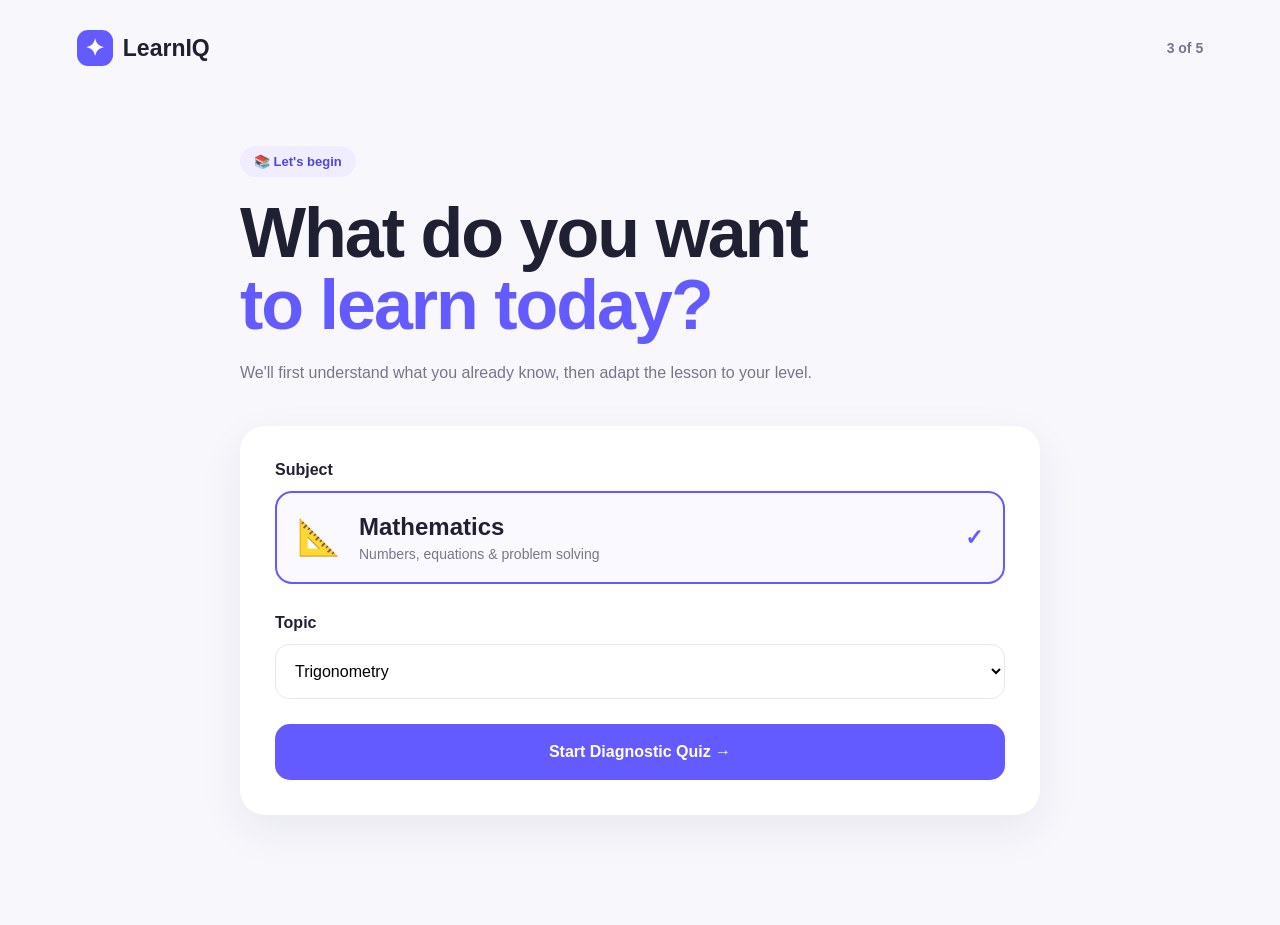
<file: frontend/pages/topic.html>
<!DOCTYPE html>
<html lang="en">

<head>

    <meta charset="UTF-8">

    <meta name="viewport"
          content="width=device-width, initial-scale=1.0">

    <title>Choose Topic | LearnIQ</title>

    <link rel="stylesheet" href="../style.css">

</head>


<body>

<main class="topic-page">


    <!-- HEADER -->

    <div class="page-header">

        <div class="logo">

            <span class="logo-icon">✦</span>

            <span>LearnIQ</span>

        </div>


        <div class="step-indicator">

            3 of 5

        </div>

    </div>



    <!-- MAIN CONTENT -->

    <section class="topic-content">


        <div class="welcome-badge">

            📚 Let's begin

        </div>


        <h1>

            What do you want<br>

            <span>to learn today?</span>

        </h1>


        <p class="section-description">

            We'll first understand what you already know,
            then adapt the lesson to your level.

        </p>



        <!-- SUBJECT BOX -->

        <div class="subject-box">


            <label>

                Subject

            </label>


            <div class="subject-card selected">


                <span class="subject-icon">

                    📐

                </span>


                <div>

                    <h2>

                        Mathematics

                    </h2>


                    <p>

                        Numbers, equations & problem solving

                    </p>

                </div>


                <span class="subject-check">

                    ✓

                </span>


            </div>



            <!-- TOPIC -->

            <label class="topic-label">

                Topic

            </label>


            <select id="topic">


                <option value="Trigonometry">

                    Trigonometry

                </option>


            </select>



            <!-- BUTTON -->

            <button
                class="primary-btn"
                onclick="startQuiz()"
            >

                Start Diagnostic Quiz →

            </button>


        </div>


    </section>


</main>



<script>

function startQuiz() {

    const topic =
        document.getElementById("topic").value;


    localStorage.setItem(
        "selectedTopic",
        topic
    );


    window.location.href =
        "quiz.html";

}

</script>


</body>

</html>
</file>
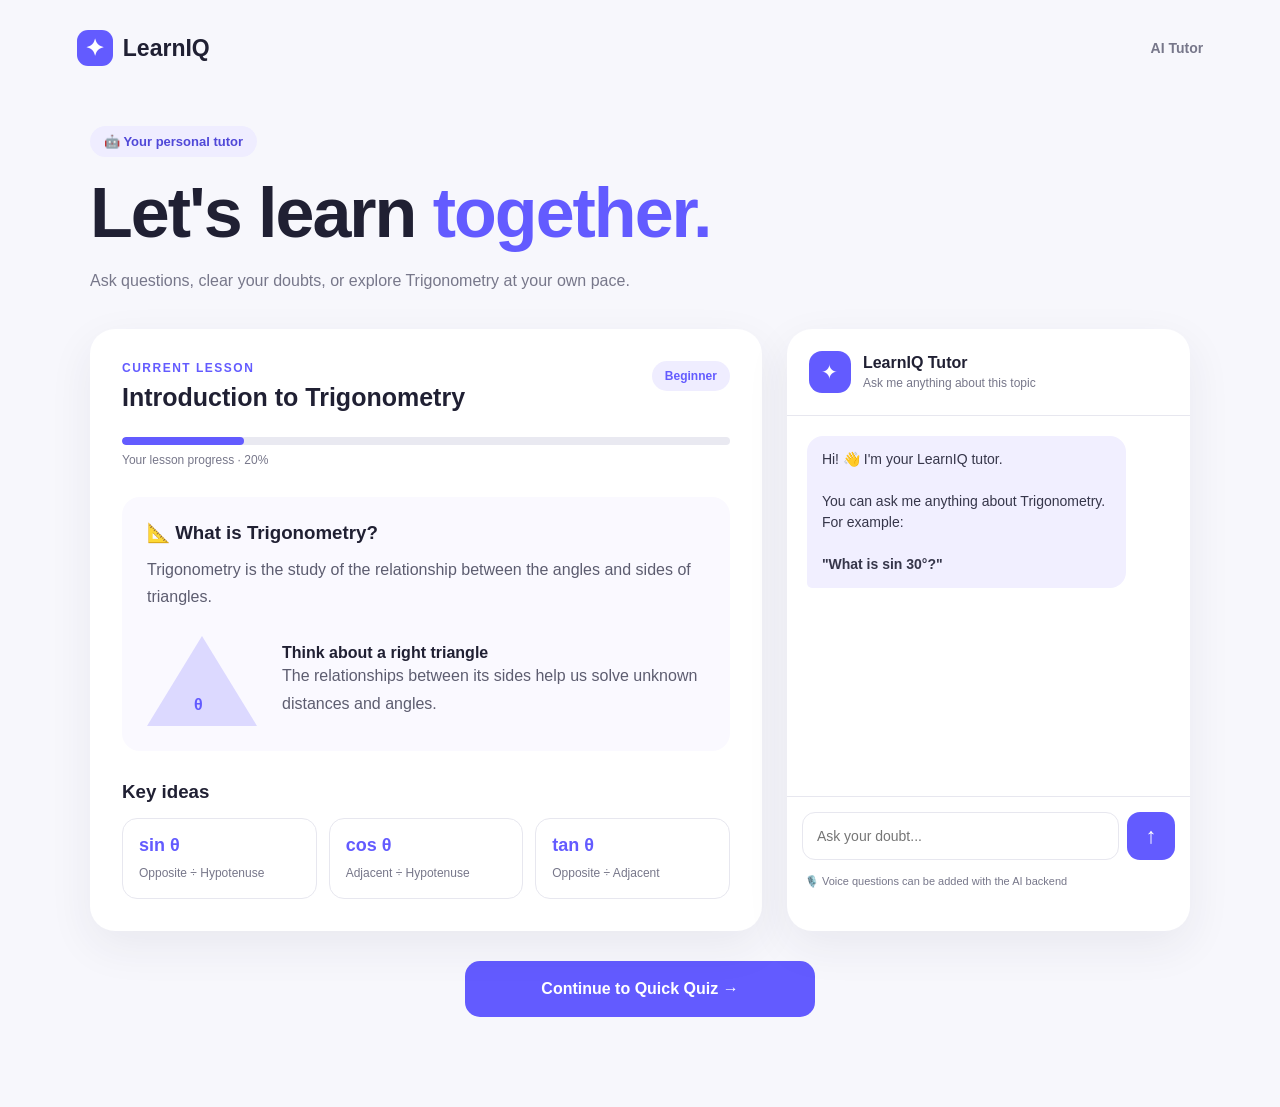
<file: frontend/pages/tutor.html>
<!DOCTYPE html>
<html lang="en">

<head>

    <meta charset="UTF-8">

    <meta name="viewport"
          content="width=device-width, initial-scale=1.0">

    <title>AI Tutor | LearnIQ</title>

    <link rel="stylesheet" href="../style.css">

</head>


<body>

<main class="tutor-page">


    <!-- HEADER -->

    <div class="page-header">

        <div class="logo">

            <span class="logo-icon">✦</span>

            <span>LearnIQ</span>

        </div>

        <div class="step-indicator">

            AI Tutor

        </div>

    </div>



    <!-- TUTOR HEADER -->

    <section class="tutor-header">

        <div class="welcome-badge">

            🤖 Your personal tutor

        </div>


        <h1>

            Let's learn <span>together.</span>

        </h1>


        <p class="section-description">

            Ask questions, clear your doubts, or explore
            Trigonometry at your own pace.

        </p>

    </section>



    <!-- LEARNING CONTENT -->

    <section class="lesson-layout">


        <!-- LEFT SIDE -->

        <div class="lesson-card">


            <div class="lesson-top">

                <div>

                    <p class="eyebrow">

                        CURRENT LESSON

                    </p>

                    <h2>

                        Introduction to Trigonometry

                    </h2>

                </div>


                <span class="lesson-badge">

                    <span id="levelBadge">

                        Beginner

                    </span>

                </span>

            </div>


            <div class="lesson-progress">

                <div class="lesson-progress-fill"></div>

            </div>


            <p class="lesson-progress-text">

                Your lesson progress · 20%

            </p>



            <!-- CONCEPT -->

            <div class="concept-box">

                <h3>

                    📐 What is Trigonometry?

                </h3>


                <p>

                    Trigonometry is the study of the
                    relationship between the angles and
                    sides of triangles.

                </p>


                <div class="triangle-example">

                    <div class="triangle">

                        <span class="angle-label">

                            θ

                        </span>

                    </div>

                    <div>

                        <strong>

                            Think about a right triangle

                        </strong>

                        <p>

                            The relationships between its
                            sides help us solve unknown
                            distances and angles.

                        </p>

                    </div>

                </div>

            </div>



            <!-- KEY IDEAS -->

            <div class="key-ideas">

                <h3>

                    Key ideas

                </h3>


                <div class="idea-grid">

                    <div>

                        <strong>

                            sin θ

                        </strong>

                        <span>

                            Opposite ÷ Hypotenuse

                        </span>

                    </div>


                    <div>

                        <strong>

                            cos θ

                        </strong>

                        <span>

                            Adjacent ÷ Hypotenuse

                        </span>

                    </div>


                    <div>

                        <strong>

                            tan θ

                        </strong>

                        <span>

                            Opposite ÷ Adjacent

                        </span>

                    </div>

                </div>

            </div>


        </div>



        <!-- RIGHT SIDE -->

        <div class="chat-card">


            <div class="chat-header">

                <div class="tutor-avatar">

                    ✦

                </div>


                <div>

                    <strong>

                        LearnIQ Tutor

                    </strong>

                    <p>

                        Ask me anything about this topic

                    </p>

                </div>

            </div>



            <!-- CHAT -->

            <div
                id="chatMessages"
                class="chat-messages"
            >

                <div class="message tutor-message">

                    Hi! 👋 I'm your LearnIQ tutor.

                    <br><br>

                    You can ask me anything about
                    Trigonometry. For example:

                    <br><br>

                    <strong>

                        "What is sin 30°?"

                    </strong>

                </div>

            </div>



            <!-- INPUT -->

            <div class="chat-input-area">

                <input
                    type="text"
                    id="chatInput"
                    placeholder="Ask your doubt..."
                    onkeydown="handleEnter(event)"
                >


                <button
                    onclick="sendMessage()"
                    class="send-button"
                >

                    ↑

                </button>

            </div>


            <div class="voice-hint">

                🎙️ Voice questions can be added with
                the AI backend

            </div>

        </div>


    </section>



    <!-- FINISH -->

    <button
        class="primary-btn tutor-next-button"
        onclick="finishLesson()"
    >

        Continue to Quick Quiz →

    </button>


</main>



<script>


/* =========================
   LOAD LEVEL
========================= */


const level =
    localStorage.getItem("learningLevel") || "Beginner";


document.getElementById("levelBadge").textContent =
    level;



/* =========================
   CHAT
========================= */


function sendMessage() {

    const input =
        document.getElementById("chatInput");


    const message =
        input.value.trim();


    if (message === "") {

        return;

    }


    addMessage(
        message,
        "student-message"
    );


    input.value = "";


    setTimeout(function() {

        let reply;


        if (
            message.toLowerCase()
                .includes("sin")
        ) {

            reply =
                "Sin θ represents the ratio of the opposite side to the hypotenuse in a right triangle.";

        }

        else if (
            message.toLowerCase()
                .includes("cos")
        ) {

            reply =
                "Cos θ represents the ratio of the adjacent side to the hypotenuse.";

        }

        else if (
            message.toLowerCase()
                .includes("tan")
        ) {

            reply =
                "Tan θ represents the ratio of the opposite side to the adjacent side.";

        }

        else {

            reply =
                "That's a great question! In the full version, I'll use AI to explain it step by step based on your learning level.";

        }


        addMessage(
            reply,
            "tutor-message"
        );


    }, 600);

}



function addMessage(text, className) {

    const messages =
        document.getElementById("chatMessages");


    const messageDiv =
        document.createElement("div");


    messageDiv.className =
        "message " + className;


    messageDiv.textContent =
        text;


    messages.appendChild(messageDiv);


    messages.scrollTop =
        messages.scrollHeight;

}



function handleEnter(event) {

    if (event.key === "Enter") {

        sendMessage();

    }

}



/* =========================
   NEXT PAGE
========================= */


function finishLesson() {

    window.location.href =
        "final-quiz.html";

}

</script>


</body>

</html>
</file>
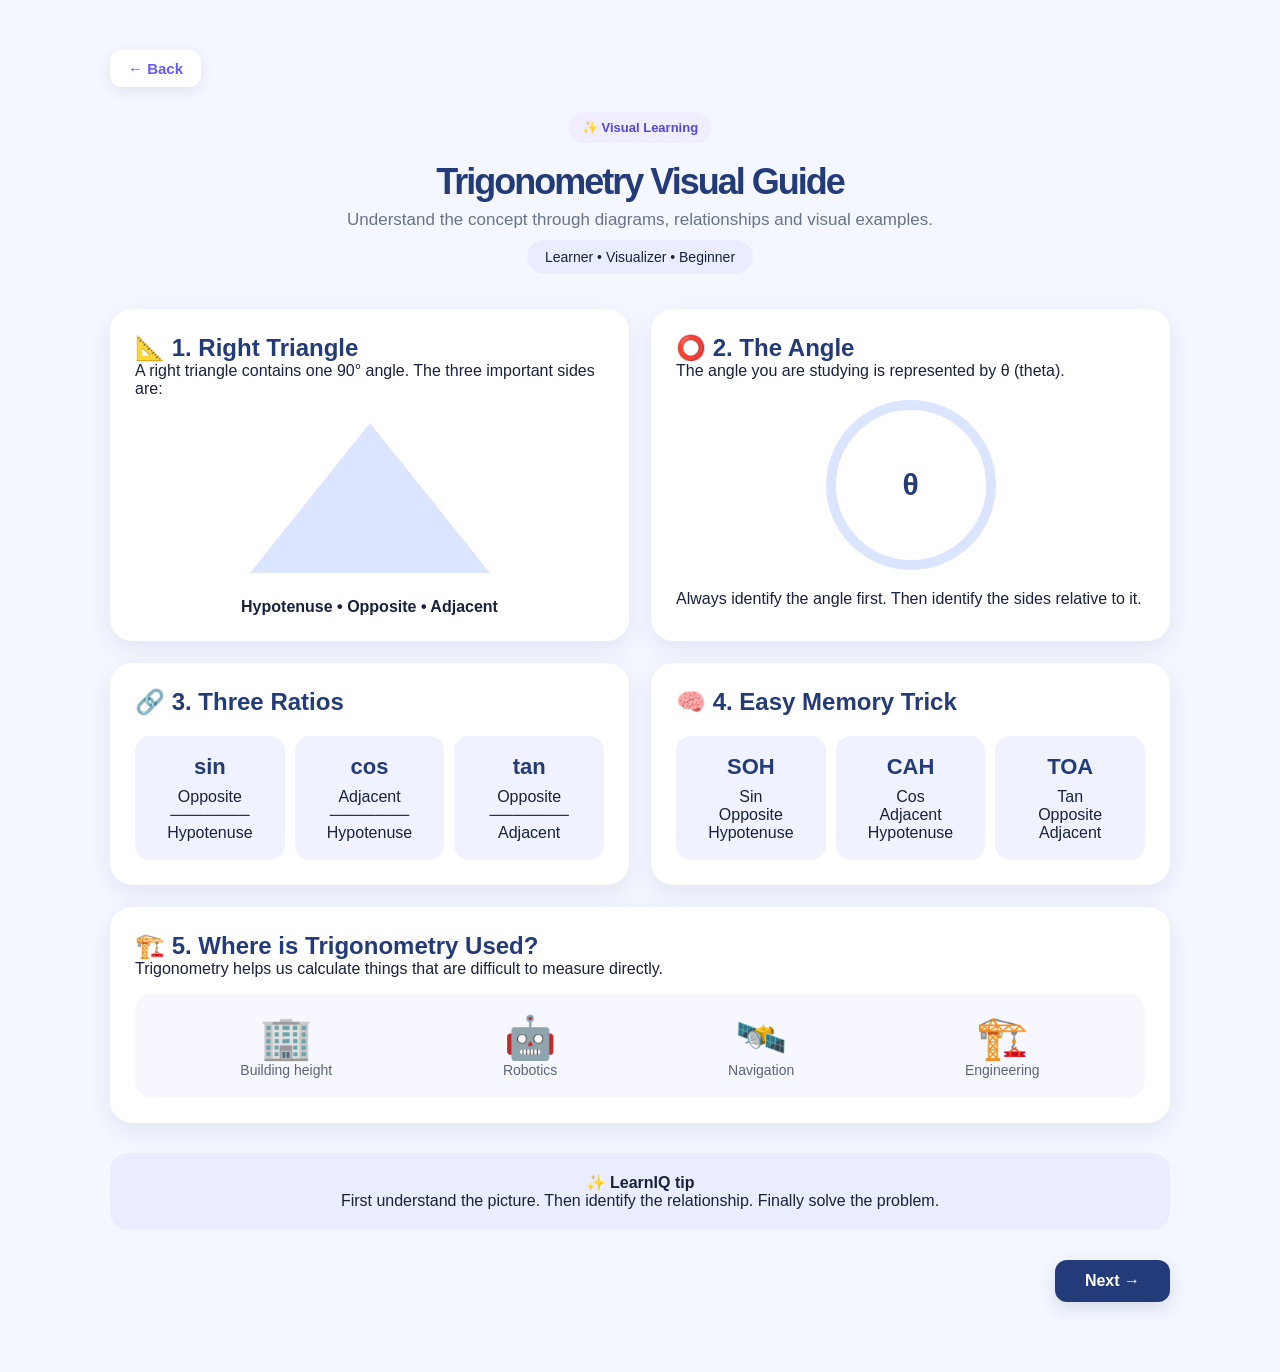
<file: frontend/pages/visual-guide.html>
<!DOCTYPE html>
<html lang="en">

<head>
    <meta charset="UTF-8">
    <meta name="viewport" content="width=device-width, initial-scale=1.0">

    <title>Visual Guide | LearnIQ</title>

    <link rel="stylesheet" href="../style.css">

    <style>

        body {
            background: #f4f7ff;
            margin: 0;
            font-family: Arial, sans-serif;
            color: #18213d;
        }

        .visual-page {
            max-width: 1100px;
            margin: auto;
            padding: 30px 20px 50px;
        }

        /* BACK BUTTON */

        .back-btn {
            border: none;
            background: white;
            padding: 10px 18px;
            border-radius: 12px;
            cursor: pointer;
            font-size: 15px;
            margin-bottom: 25px;
            box-shadow: 0 4px 15px rgba(0, 0, 0, 0.08);
            transition: 0.2s;
        }

        .back-btn:hover {
            transform: translateX(-3px);
        }

        /* HERO */

        .hero {
            text-align: center;
            margin-bottom: 35px;
        }

        .hero h1 {
            font-size: 36px;
            margin-bottom: 10px;
            color: #243b7a;
        }

        .hero p {
            color: #68728a;
            font-size: 17px;
        }

        .student-info {
            display: inline-block;
            background: #e9edff;
            padding: 9px 18px;
            border-radius: 20px;
            margin-top: 10px;
            font-size: 14px;
        }

        /* VISUAL GRID */

        .visual-grid {
            display: grid;
            grid-template-columns: repeat(2, 1fr);
            gap: 22px;
        }

        .visual-card {
            background: white;
            border-radius: 22px;
            padding: 25px;
            box-shadow: 0 8px 25px rgba(40, 60, 120, 0.09);
        }

        .visual-card h2 {
            color: #243b7a;
            margin-top: 0;
        }

        /* TRIANGLE */

        .triangle {
            width: 0;
            height: 0;
            border-left: 120px solid transparent;
            border-right: 120px solid transparent;
            border-bottom: 150px solid #dce5ff;
            margin: 25px auto;
            position: relative;
        }

        .triangle-label {
            text-align: center;
            font-weight: bold;
        }

        /* RATIOS */

        .ratio-box {
            display: flex;
            justify-content: space-around;
            gap: 10px;
            margin-top: 20px;
        }

        .ratio {
            flex: 1;
            background: #f0f3ff;
            border-radius: 15px;
            padding: 18px 8px;
            text-align: center;
        }

        .ratio strong {
            display: block;
            font-size: 22px;
            color: #243b7a;
            margin-bottom: 8px;
        }

        /* ANGLE */

        .angle-circle {
            width: 170px;
            height: 170px;
            border-radius: 50%;
            border: 10px solid #dce5ff;
            margin: 20px auto;
            display: flex;
            align-items: center;
            justify-content: center;
            font-size: 30px;
            font-weight: bold;
            color: #243b7a;
        }

        /* APPLICATION */

        .application {
            grid-column: 1 / -1;
        }

        .application-box {
            display: flex;
            justify-content: space-around;
            align-items: center;
            text-align: center;
            padding: 20px;
            background: #f7f8ff;
            border-radius: 18px;
            margin-top: 15px;
        }

        .application-item {
            font-size: 42px;
        }

        .application-item p {
            font-size: 14px;
            color: #59647c;
        }

        /* BOTTOM NOTE */

        .bottom-note {
            margin-top: 30px;
            text-align: center;
            background: #e9edff;
            padding: 20px;
            border-radius: 18px;
        }

        /* NEXT BUTTON */

        .bottom-controls {
            display: flex;
            justify-content: flex-end;
            margin-top: 30px;
            padding-bottom: 20px;
        }

        .next-btn {
            padding: 12px 30px;
            border: none;
            border-radius: 12px;
            background: #243b7a;
            color: white;
            font-size: 16px;
            font-weight: 600;
            cursor: pointer;
            box-shadow: 0 6px 18px rgba(40, 60, 120, 0.15);
            transition: 0.2s;
        }

        .next-btn:hover {
            transform: translateY(-2px);
            box-shadow: 0 8px 22px rgba(40, 60, 120, 0.2);
        }

        /* MOBILE */

        @media (max-width: 700px) {

            .visual-grid {
                grid-template-columns: 1fr;
            }

            .application {
                grid-column: auto;
            }

            .application-box {
                flex-direction: column;
                gap: 20px;
            }

            .ratio-box {
                flex-direction: column;
            }

            .hero h1 {
                font-size: 28px;
            }

            .bottom-controls {
                justify-content: center;
            }

        }

    </style>

</head>

<body>

<main class="visual-page">

    <!-- BACK BUTTON -->

    <button class="back-btn" onclick="history.back()">
        ← Back
    </button>


    <!-- HERO -->

    <section class="hero">

        <div class="welcome-badge">
            ✨ Visual Learning
        </div>

        <h1>Trigonometry Visual Guide</h1>

        <p>
            Understand the concept through diagrams,
            relationships and visual examples.
        </p>

        <div class="student-info">
            <span id="studentName">Learner</span>
            •
            <span id="learningStyle">Visualizer</span>
            •
            <span id="learningLevel">Beginner</span>
        </div>

    </section>


    <!-- VISUAL CONTENT -->

    <section class="visual-grid">


        <!-- 1. TRIANGLE -->

        <div class="visual-card">

            <h2>📐 1. Right Triangle</h2>

            <p>
                A right triangle contains one 90° angle.
                The three important sides are:
            </p>

            <div class="triangle"></div>

            <div class="triangle-label">
                Hypotenuse • Opposite • Adjacent
            </div>

        </div>


        <!-- 2. ANGLE -->

        <div class="visual-card">

            <h2>⭕ 2. The Angle</h2>

            <p>
                The angle you are studying is represented
                by θ (theta).
            </p>

            <div class="angle-circle">
                θ
            </div>

            <p>
                Always identify the angle first.
                Then identify the sides relative to it.
            </p>

        </div>


        <!-- 3. RATIOS -->

        <div class="visual-card">

            <h2>🔗 3. Three Ratios</h2>

            <div class="ratio-box">

                <div class="ratio">
                    <strong>sin</strong>
                    Opposite<br>
                    ───────<br>
                    Hypotenuse
                </div>

                <div class="ratio">
                    <strong>cos</strong>
                    Adjacent<br>
                    ───────<br>
                    Hypotenuse
                </div>

                <div class="ratio">
                    <strong>tan</strong>
                    Opposite<br>
                    ───────<br>
                    Adjacent
                </div>

            </div>

        </div>


        <!-- 4. MEMORY -->

        <div class="visual-card">

            <h2>🧠 4. Easy Memory Trick</h2>

            <div class="ratio-box">

                <div class="ratio">
                    <strong>SOH</strong>
                    Sin<br>
                    Opposite<br>
                    Hypotenuse
                </div>

                <div class="ratio">
                    <strong>CAH</strong>
                    Cos<br>
                    Adjacent<br>
                    Hypotenuse
                </div>

                <div class="ratio">
                    <strong>TOA</strong>
                    Tan<br>
                    Opposite<br>
                    Adjacent
                </div>

            </div>

        </div>


        <!-- 5. REAL WORLD -->

        <div class="visual-card application">

            <h2>🏗️ 5. Where is Trigonometry Used?</h2>

            <p>
                Trigonometry helps us calculate things that
                are difficult to measure directly.
            </p>

            <div class="application-box">

                <div class="application-item">
                    🏢
                    <p>Building height</p>
                </div>

                <div class="application-item">
                    🤖
                    <p>Robotics</p>
                </div>

                <div class="application-item">
                    🛰️
                    <p>Navigation</p>
                </div>

                <div class="application-item">
                    🏗️
                    <p>Engineering</p>
                </div>

            </div>

        </div>

    </section>


    <!-- LEARNIQ TIP -->

    <div class="bottom-note">

        <strong>✨ LearnIQ tip</strong>

        <p>
            First understand the picture.
            Then identify the relationship.
            Finally solve the problem.
        </p>

    </div>


    <!-- NEXT BUTTON -->

    <div class="bottom-controls">

        <button class="next-btn" onclick="goNext()">
            Next →
        </button>

    </div>

</main>


<script>

    const studentName =
        localStorage.getItem("studentName") || "Learner";

    const learningStyle =
        localStorage.getItem("learningStyle") || "Visualizer";

    const learningLevel =
        localStorage.getItem("learningLevel") || "Beginner";


    document.getElementById("studentName").textContent =
        studentName;

    document.getElementById("learningStyle").textContent =
        learningStyle;

    document.getElementById("learningLevel").textContent =
        learningLevel;


    function goNext() {

        window.location.href = "tutor.html";

    }

</script>

</body>

</html>
</file>
<file: frontend/style.css>
* {
    margin: 0;
    padding: 0;
    box-sizing: border-box;
}


:root {

    --primary: #635bff;

    --primary-dark: #5048d8;

    --text: #202033;

    --muted: #77778a;

    --background: #f7f7fc;

    --white: #ffffff;

    --border: #e7e7ef;

}


body {

    font-family: Arial, sans-serif;

    background: var(--background);

    color: var(--text);

}


/* =========================
   MAIN PAGE
========================= */

.welcome-page {

    min-height: 100vh;

    display: flex;

    flex-direction: column;

    justify-content: center;

    align-items: center;

    position: relative;

    overflow: hidden;

    padding: 30px;

}


/* BACKGROUND CIRCLES */

.background-shape {

    position: absolute;

    border-radius: 50%;

    z-index: 0;

}


.shape-one {

    width: 300px;

    height: 300px;

    background: #e4e1ff;

    top: -100px;

    left: -80px;

}


.shape-two {

    width: 250px;

    height: 250px;

    background: #dff8f1;

    bottom: -100px;

    right: -70px;

}


/* =========================
   CARD
========================= */

.welcome-card {

    width: min(950px, 95%);

    min-height: 570px;

    background: rgba(255, 255, 255, 0.95);

    border-radius: 30px;

    box-shadow:
        0 25px 70px
        rgba(46, 45, 75, 0.12);

    position: relative;

    z-index: 2;

    padding: 38px 50px;

}


/* =========================
   LOGO
========================= */

.logo {

    display: flex;

    align-items: center;

    gap: 10px;

    font-size: 23px;

    font-weight: 700;

}


.logo-icon {

    width: 36px;

    height: 36px;

    background: var(--primary);

    color: white;

    display: flex;

    align-items: center;

    justify-content: center;

    border-radius: 11px;

}


/* =========================
   CONTENT
========================= */

.welcome-content {

    width: min(600px, 100%);

    margin: 80px auto 0;

}


.welcome-badge {

    display: inline-block;

    background: #efedff;

    color: var(--primary-dark);

    padding: 8px 14px;

    border-radius: 30px;

    font-size: 13px;

    font-weight: 600;

    margin-bottom: 20px;

}


h1 {

    font-size: clamp(45px, 6vw, 70px);

    line-height: 1.03;

    letter-spacing: -2px;

}


h1 span {

    color: var(--primary);

}


.welcome-description {

    color: var(--muted);

    font-size: 17px;

    margin-top: 18px;

}


/* =========================
   NAME INPUT
========================= */

.name-section {

    margin-top: 40px;

}


.name-section label {

    display: block;

    font-weight: 600;

    margin-bottom: 12px;

}


.name-section input {

    width: 100%;

    height: 58px;

    border: 1px solid var(--border);

    border-radius: 15px;

    padding: 0 18px;

    font-size: 16px;

    outline: none;

}


.name-section input:focus {

    border-color: var(--primary);

    box-shadow:
        0 0 0 4px
        rgba(99, 91, 255, 0.1);

}


.nickname-text {

    color: var(--muted);

    font-size: 13px;

    margin-top: 8px;

}


/* =========================
   BUTTON
========================= */

.primary-btn {

    width: 100%;

    height: 56px;

    margin-top: 20px;

    border: none;

    border-radius: 15px;

    background: var(--primary);

    color: white;

    font-size: 16px;

    font-weight: 600;

    cursor: pointer;

    transition: 0.25s;

}


.primary-btn:hover {

    background: var(--primary-dark);

    transform: translateY(-2px);

}


.primary-btn span {

    margin-left: 8px;

    font-size: 20px;

}


/* ERROR */

.error-message {

    color: #e5484d;

    font-size: 13px;

    margin-top: 10px;

}


/* FOOTER */

footer {

    position: relative;

    z-index: 2;

    color: #9292a4;

    font-size: 12px;

    margin-top: 20px;

}


/* =========================
   MOBILE
========================= */

@media (max-width: 650px) {

    .welcome-page {

        padding: 15px;

    }


    .welcome-card {

        padding: 28px 22px;

        min-height: 620px;

        border-radius: 24px;

    }


    h1 {

        font-size: 46px;

    }

}
/* =========================
   DIAGNOSTIC QUIZ PAGE
========================= */

.quiz-page {

    min-height: 100vh;

    background: var(--background);

    padding: 30px 6%;

}


.quiz-content {

    max-width: 850px;

    margin: 70px auto;

}


.quiz-progress-area {

    margin-top: 35px;

}


.quiz-progress-top {

    display: flex;

    justify-content: space-between;

    color: var(--muted);

    font-size: 14px;

    font-weight: 600;

    margin-bottom: 10px;

}


.quiz-progress-bar {

    width: 100%;

    height: 8px;

    background: #e9e9f1;

    border-radius: 20px;

    overflow: hidden;

}


.quiz-progress-fill {

    height: 100%;

    width: 10%;

    background: var(--primary);

    border-radius: 20px;

    transition: width 0.3s ease;

}


.question-card {

    background: white;

    border-radius: 25px;

    padding: 35px;

    margin-top: 30px;

    box-shadow:

        0 15px 45px

        rgba(40, 40, 70, 0.07);

}


.question-text {

    font-size: 24px;

    font-weight: 700;

    line-height: 1.4;

    margin-bottom: 30px;

}


.options-container {

    display: grid;

    grid-template-columns: 1fr 1fr;

    gap: 15px;

}


.option-button {

    min-height: 60px;

    background: #fafaff;

    border: 2px solid #e7e7ef;

    border-radius: 15px;

    padding: 15px;

    text-align: left;

    font-size: 16px;

    cursor: pointer;

    transition: 0.2s;

}


.option-button:hover {

    border-color: #c9c5ff;

    transform: translateY(-2px);

}


.option-button.selected {

    border-color: var(--primary);

    background: #f4f2ff;

    color: var(--primary-dark);

    font-weight: 600;

}


.answer-message {

    min-height: 20px;

    margin-top: 15px;

    color: var(--muted);

}


.question-card .primary-btn {

    margin-top: 20px;

}


@media (max-width: 650px) {

    .options-container {

        grid-template-columns: 1fr;

    }


    .question-card {

        padding: 25px;

    }


    .question-text {

        font-size: 20px;

    }

}
/* =========================
   LEVEL PAGE
========================= */

.level-page {

    min-height: 100vh;

    background: var(--background);

    padding: 30px 6%;

}


.level-content {

    max-width: 750px;

    margin: 90px auto;

    text-align: center;

}


.level-card {

    background: white;

    border-radius: 28px;

    padding: 45px 30px;

    margin: 45px 0 25px;

    box-shadow:

        0 20px 55px

        rgba(40, 40, 70, 0.08);

}


.level-icon {

    font-size: 50px;

    margin-bottom: 20px;

}


.level-small {

    color: var(--muted);

    font-size: 12px;

    font-weight: 700;

    letter-spacing: 2px;

}


.level-card h2 {

    font-size: 42px;

    color: var(--primary);

    margin: 10px 0;

}


.level-card > p:not(.level-small) {

    color: var(--muted);

}


.level-description {

    max-width: 550px;

    margin: 25px auto 0;

    line-height: 1.7;

    color: #55556b;

}


.level-content .primary-btn {

    max-width: 400px;

    margin: auto;

}
/* =========================
   LEARNING STYLE PAGE
========================= */

.style-page {
    min-height: 100vh;
    background: var(--background);
    padding: 30px 6%;
}

.page-header {
    display: flex;
    justify-content: space-between;
    align-items: center;
}

.step-indicator {
    color: var(--muted);
    font-size: 14px;
    font-weight: 600;
}

.style-content {
    max-width: 950px;
    margin: 80px auto;
}

.style-content h1 {
    margin-top: 20px;
}

.section-description {
    color: var(--muted);
    max-width: 600px;
    font-size: 16px;
    line-height: 1.7;
    margin-top: 18px;
}

.style-grid {
    display: grid;
    grid-template-columns: repeat(2, 1fr);
    gap: 20px;
    margin-top: 45px;
}

.style-card {
    background: white;
    border: 2px solid transparent;
    border-radius: 22px;
    padding: 30px;
    position: relative;
    cursor: pointer;
    transition: 0.25s;
    box-shadow: 0 10px 35px rgba(40, 40, 70, 0.06);
}

.style-card:hover {
    transform: translateY(-5px);
    border-color: #dcd9ff;
}

.style-card.selected {
    border-color: var(--primary);
    background: #faf9ff;
}

.style-icon {
    font-size: 35px;
    margin-bottom: 20px;
}

.style-card h2 {
    font-family: "Outfit", sans-serif;
    font-size: 22px;
    margin-bottom: 8px;
}

.style-card p {
    color: var(--muted);
}

.select-indicator {
    position: absolute;
    right: 25px;
    top: 25px;
    font-size: 25px;
    color: #b8b8c8;
}

.style-card.selected .select-indicator {
    color: var(--primary);
}

.style-button {
    max-width: 300px;
    margin-left: auto;
    display: block;
}

.style-button:disabled {
    opacity: 0.45;
    cursor: not-allowed;
}


/* =========================
   MOBILE
========================= */

@media (max-width: 650px) {

    .style-grid {
        grid-template-columns: 1fr;
    }

    .style-content {
        margin-top: 50px;
    }

}
/* =========================
   TOPIC PAGE
========================= */

.topic-page {

    min-height: 100vh;

    background: var(--background);

    padding: 30px 6%;

}


.topic-content {

    max-width: 800px;

    margin: 80px auto;

}


.subject-box {

    background: white;

    border-radius: 25px;

    padding: 35px;

    margin-top: 40px;

    box-shadow:

        0 15px 45px

        rgba(40, 40, 70, 0.07);

}


.subject-box label {

    display: block;

    font-weight: 600;

    margin-bottom: 12px;

}


.subject-card {

    display: flex;

    align-items: center;

    gap: 18px;

    border: 2px solid var(--primary);

    background: #faf9ff;

    border-radius: 17px;

    padding: 20px;

}


.subject-icon {

    font-size: 35px;

}


.subject-card h2 {

    font-family: "Outfit", sans-serif;

    margin-bottom: 5px;

}


.subject-card p {

    color: var(--muted);

    font-size: 14px;

}


.subject-check {

    margin-left: auto;

    color: var(--primary);

    font-size: 22px;

    font-weight: bold;

}


.topic-label {

    margin-top: 30px;

}


.subject-box select {

    width: 100%;

    height: 55px;

    border: 1px solid var(--border);

    border-radius: 14px;

    padding: 0 15px;

    font-size: 16px;

    background: white;

    margin-bottom: 20px;

    cursor: pointer;

}


.subject-box .primary-btn {

    margin-top: 5px;

}
/* =========================
   LEARNING PAGE
========================= */

.learn-page {

    min-height: 100vh;

    background: var(--background);

    padding: 30px 6%;

}


.learn-header {

    max-width: 1100px;

    margin: 65px auto 30px;

}


.learn-header h1 {

    margin-top: 20px;

}


.personalization-card {

    max-width: 1100px;

    margin: 0 auto;

    background: white;

    border-radius: 22px;

    padding: 25px 30px;

    display: grid;

    grid-template-columns:
        repeat(3, 1fr);

    gap: 20px;

    box-shadow:
        0 10px 35px
        rgba(40, 40, 70, 0.06);

}


.personalization-item {

    display: flex;

    align-items: center;

    gap: 15px;

}


.personalization-icon {

    width: 48px;

    height: 48px;

    border-radius: 14px;

    background: #f1efff;

    display: flex;

    align-items: center;

    justify-content: center;

    font-size: 23px;

}


.personalization-item small {

    display: block;

    color: var(--muted);

    font-size: 12px;

    margin-bottom: 5px;

}


.personalization-item strong {

    font-size: 15px;

}


.learning-section {

    max-width: 1100px;

    margin: 55px auto 0;

}


.eyebrow {

    color: var(--primary);

    font-size: 12px;

    font-weight: 700;

    letter-spacing: 1.5px;

    margin-bottom: 8px;

}


.section-heading h2 {

    font-size: 28px;

}


.format-grid {

    display: grid;

    grid-template-columns:
        repeat(4, 1fr);

    gap: 18px;

    margin-top: 25px;

}


.format-card {

    background: white;

    border: 2px solid transparent;

    border-radius: 20px;

    padding: 25px;

    position: relative;

    cursor: pointer;

    transition: 0.25s;

    box-shadow:
        0 8px 30px
        rgba(40, 40, 70, 0.05);

}


.format-card:hover {

    transform: translateY(-4px);

}


.format-card.selected {

    border-color: var(--primary);

    background: #faf9ff;

}


.format-icon {

    font-size: 30px;

    margin-bottom: 18px;

}


.format-card h3 {

    margin-bottom: 8px;

}


.format-card p {

    color: var(--muted);

    font-size: 13px;

    line-height: 1.5;

}


.format-check {

    position: absolute;

    top: 18px;

    right: 18px;

    color: #b8b8c8;

}


.format-card.selected
.format-check {

    color: var(--primary);

}


.learning-options {

    max-width: 1100px;

    margin: 25px auto;

    display: grid;

    grid-template-columns: 1fr 1fr;

    gap: 20px;

}


.option-box {

    background: white;

    padding: 22px;

    border-radius: 18px;

}


.option-box label {

    display: block;

    font-weight: 600;

    margin-bottom: 10px;

}


.option-box select {

    width: 100%;

    height: 50px;

    border: 1px solid var(--border);

    border-radius: 12px;

    padding: 0 12px;

    font-size: 15px;

    background: white;

}


.adaptive-card {

    max-width: 1100px;

    margin: 30px auto;

    padding: 28px;

    border-radius: 22px;

    background:
        linear-gradient(
            135deg,
            #f1efff,
            #f4fbf8
        );

    display: flex;

    gap: 20px;

    align-items: flex-start;

}


.adaptive-icon {

    font-size: 30px;

}


.adaptive-card h2 {

    margin-bottom: 8px;

}


.adaptive-card p:last-child {

    color: #5d5d70;

    line-height: 1.6;

}


.learning-button {

    max-width: 350px;

    margin: 25px auto 60px;

    display: block;

}


@media (max-width: 850px) {

    .format-grid {

        grid-template-columns: 1fr 1fr;

    }

    .personalization-card {

        grid-template-columns: 1fr;

    }

}


@media (max-width: 600px) {

    .format-grid {

        grid-template-columns: 1fr;

    }

    .learning-options {

        grid-template-columns: 1fr;

    }

}
/* =========================
   AI TUTOR PAGE
========================= */

.tutor-page {

    min-height: 100vh;

    background: var(--background);

    padding: 30px 6%;

}


.tutor-header {

    max-width: 1100px;

    margin: 60px auto 35px;

}


.lesson-layout {

    max-width: 1100px;

    margin: auto;

    display: grid;

    grid-template-columns: 1.25fr 0.75fr;

    gap: 25px;

}


.lesson-card,
.chat-card {

    background: white;

    border-radius: 25px;

    box-shadow:
        0 15px 45px
        rgba(40, 40, 70, 0.07);

}


.lesson-card {

    padding: 32px;

}


.lesson-top {

    display: flex;

    justify-content: space-between;

    align-items: flex-start;

    gap: 15px;

}


.lesson-top h2 {

    font-size: 25px;

}


.lesson-badge {

    background: #efedff;

    color: var(--primary);

    padding: 8px 13px;

    border-radius: 20px;

    font-size: 12px;

    font-weight: 700;

}


.lesson-progress {

    height: 8px;

    background: #e9e9f1;

    border-radius: 20px;

    margin-top: 25px;

    overflow: hidden;

}


.lesson-progress-fill {

    width: 20%;

    height: 100%;

    background: var(--primary);

    border-radius: 20px;

}


.lesson-progress-text {

    color: var(--muted);

    font-size: 12px;

    margin-top: 8px;

}


.concept-box {

    margin-top: 30px;

    padding: 25px;

    border-radius: 18px;

    background: #faf9ff;

}


.concept-box h3 {

    margin-bottom: 12px;

}


.concept-box p {

    color: #5d5d70;

    line-height: 1.7;

}


.triangle-example {

    margin-top: 25px;

    display: flex;

    align-items: center;

    gap: 25px;

}


.triangle {

    width: 0;

    height: 0;

    border-left: 55px solid transparent;

    border-right: 55px solid transparent;

    border-bottom: 90px solid #dcd9ff;

    position: relative;

}


.angle-label {

    position: absolute;

    left: -8px;

    bottom: -78px;

    font-weight: bold;

    color: var(--primary);

}


.key-ideas {

    margin-top: 30px;

}


.key-ideas h3 {

    margin-bottom: 15px;

}


.idea-grid {

    display: grid;

    grid-template-columns: repeat(3, 1fr);

    gap: 12px;

}


.idea-grid div {

    padding: 16px;

    border: 1px solid var(--border);

    border-radius: 15px;

}


.idea-grid strong {

    display: block;

    color: var(--primary);

    font-size: 18px;

    margin-bottom: 7px;

}


.idea-grid span {

    color: var(--muted);

    font-size: 12px;

    line-height: 1.5;

}


/* CHAT */

.chat-card {

    display: flex;

    flex-direction: column;

    min-height: 560px;

}


.chat-header {

    padding: 22px;

    border-bottom: 1px solid var(--border);

    display: flex;

    gap: 12px;

    align-items: center;

}


.tutor-avatar {

    width: 42px;

    height: 42px;

    border-radius: 13px;

    background: var(--primary);

    color: white;

    display: flex;

    align-items: center;

    justify-content: center;

    font-size: 20px;

}


.chat-header p {

    color: var(--muted);

    font-size: 12px;

    margin-top: 4px;

}


.chat-messages {

    flex: 1;

    padding: 20px;

    overflow-y: auto;

    max-height: 380px;

}


.message {

    max-width: 88%;

    padding: 13px 15px;

    border-radius: 16px;

    margin-bottom: 12px;

    font-size: 14px;

    line-height: 1.5;

}


.tutor-message {

    background: #f1efff;

    color: #36364a;

    border-bottom-left-radius: 5px;

}


.student-message {

    background: var(--primary);

    color: white;

    margin-left: auto;

    border-bottom-right-radius: 5px;

}


.chat-input-area {

    display: flex;

    gap: 8px;

    padding: 15px;

    border-top: 1px solid var(--border);

}


.chat-input-area input {

    flex: 1;

    height: 48px;

    border: 1px solid var(--border);

    border-radius: 13px;

    padding: 0 14px;

    outline: none;

    font-size: 14px;

}


.chat-input-area input:focus {

    border-color: var(--primary);

}


.send-button {

    width: 48px;

    height: 48px;

    border: none;

    border-radius: 13px;

    background: var(--primary);

    color: white;

    font-size: 22px;

    cursor: pointer;

}


.voice-hint {

    padding: 0 18px 15px;

    color: var(--muted);

    font-size: 11px;

}


.tutor-next-button {

    max-width: 350px;

    margin: 30px auto 60px;

    display: block;

}


@media (max-width: 850px) {

    .lesson-layout {

        grid-template-columns: 1fr;

    }

}


@media (max-width: 600px) {

    .idea-grid {

        grid-template-columns: 1fr;

    }

    .triangle-example {

        flex-direction: column;

        align-items: flex-start;

    }

}
/* =========================
   FINAL QUIZ PAGE
========================= */

.final-quiz-page {
    min-height: 100vh;
    background: var(--background);
    padding: 30px 6%;
}


.quiz-intro {
    max-width: 900px;
    margin: 55px auto 35px;
    text-align: center;
}


.quiz-intro h1 {
    font-size: 38px;
    margin-top: 18px;
}


.quiz-intro h1 span {
    color: var(--primary);
}


.final-quiz-card {
    max-width: 850px;
    margin: auto;
    background: white;
    padding: 35px;
    border-radius: 25px;

    box-shadow:
        0 15px 45px
        rgba(40, 40, 70, 0.07);
}


.quiz-top {
    display: flex;
    justify-content: space-between;
    align-items: center;
}


.quiz-top h2 {
    font-size: 24px;
    margin-top: 5px;
}


.score-preview {
    background: #efedff;
    color: var(--primary);

    padding: 10px 16px;

    border-radius: 15px;

    font-weight: 700;
}


.final-progress {
    height: 8px;

    background: #e9e9f1;

    border-radius: 20px;

    margin-top: 25px;

    overflow: hidden;
}


.final-progress-fill {
    width: 20%;
    height: 100%;

    background: var(--primary);

    border-radius: 20px;

    transition: width 0.3s ease;
}


#questionText {
    margin-top: 35px;

    font-size: 23px;

    line-height: 1.5;
}


.final-options {
    display: grid;

    grid-template-columns:
        repeat(2, 1fr);

    gap: 15px;

    margin-top: 25px;
}


.final-option {
    padding: 18px;

    background: #faf9ff;

    border: 1px solid var(--border);

    border-radius: 15px;

    font-size: 15px;

    text-align: left;

    cursor: pointer;

    transition: 0.2s;
}


.final-option:hover {
    border-color: var(--primary);

    transform: translateY(-2px);
}


.final-option.selected {
    background: #efedff;

    border:
        2px solid var(--primary);

    color: var(--primary);

    font-weight: 700;
}


.final-next-button {
    margin-top: 30px;

    width: 100%;
}


/* =========================
   RESULT
========================= */

.result-section {
    max-width: 850px;

    margin: 40px auto;
}


.result-card {
    background: white;

    border-radius: 25px;

    padding: 45px;

    text-align: center;

    box-shadow:
        0 15px 45px
        rgba(40, 40, 70, 0.07);
}


.result-icon {
    font-size: 55px;

    margin-bottom: 10px;
}


.result-card h2 {
    font-size: 30px;

    margin-bottom: 8px;
}


.result-score {
    margin: 25px 0;

    font-size: 55px;

    font-weight: 800;

    color: var(--primary);
}


.result-score small {
    font-size: 25px;

    color: var(--muted);
}


.result-message {
    max-width: 600px;

    margin: auto;

    color: var(--muted);

    line-height: 1.6;

    font-size: 15px;
}


.points-box {
    margin: 30px auto;

    width: fit-content;

    display: flex;

    align-items: center;

    gap: 10px;

    background: #fff7df;

    padding: 14px 22px;

    border-radius: 15px;

    color: #9b7410;

    font-size: 15px;
}


.points-box strong {
    font-size: 20px;
}


@media (max-width: 600px) {

    .final-options {
        grid-template-columns: 1fr;
    }

    .final-quiz-card {
        padding: 22px;
    }

    .quiz-intro h1 {
        font-size: 30px;
    }

}
/* =========================
   PROGRESS PAGE
========================= */

.progress-page {

    min-height: 100vh;

    background: var(--background);

    padding: 30px 6%;
}


.progress-intro {

    max-width: 900px;

    margin: 55px auto 35px;

    text-align: center;

}


.progress-intro h1 {

    font-size: 38px;

    margin-top: 18px;

}


.progress-intro h1 span {

    color: var(--primary);

}


/* =========================
   STUDENT SUMMARY
========================= */

.student-summary {

    max-width: 1100px;

    margin: auto;

    background: white;

    border-radius: 22px;

    padding: 25px 30px;

    display: flex;

    justify-content: space-between;

    align-items: center;

    box-shadow:
        0 12px 35px
        rgba(40, 40, 70, 0.06);

}


.student-summary h2 {

    margin-top: 5px;

    font-size: 25px;

}


.level-summary {

    text-align: right;

}


.level-summary span {

    display: block;

    color: var(--muted);

    font-size: 10px;

    font-weight: 700;

    letter-spacing: 1px;

}


.level-summary strong {

    display: block;

    color: var(--primary);

    margin-top: 7px;

}



/* =========================
   STATS
========================= */

.progress-stats {

    max-width: 1100px;

    margin: 25px auto;

    display: grid;

    grid-template-columns:
        repeat(4, 1fr);

    gap: 15px;

}


.progress-stat-card {

    background: white;

    border-radius: 20px;

    padding: 22px;

    box-shadow:
        0 12px 35px
        rgba(40, 40, 70, 0.05);

}


.stat-icon {

    font-size: 25px;

    margin-bottom: 15px;

}


.progress-stat-card p {

    color: var(--muted);

    font-size: 12px;

    margin-bottom: 7px;

}


.progress-stat-card h2 {

    font-size: 27px;

    color: var(--primary);

}



/* =========================
   COMPARISON
========================= */

.comparison-card {

    max-width: 1100px;

    margin: 25px auto;

    background: white;

    padding: 30px;

    border-radius: 22px;

    box-shadow:
        0 12px 35px
        rgba(40, 40, 70, 0.05);

}


.comparison-header {

    display: flex;

    justify-content: space-between;

    align-items: center;

}


.comparison-header h2 {

    margin-top: 6px;

}


.topic-badge {

    background: #efedff;

    color: var(--primary);

    padding: 10px 15px;

    border-radius: 15px;

    font-size: 12px;

    font-weight: 700;

}


.progress-row {

    margin-top: 28px;

}


.progress-row-label {

    display: flex;

    justify-content: space-between;

    margin-bottom: 9px;

    font-size: 13px;

}


.progress-row-label strong {

    color: var(--primary);

}


.large-progress {

    height: 12px;

    background: #e9e9f1;

    border-radius: 20px;

    overflow: hidden;

}


.before-bar {

    height: 100%;

    width: 0%;

    background: #aaa7bb;

    border-radius: 20px;

    transition: width 1s ease;

}


.after-bar {

    height: 100%;

    width: 0%;

    background: var(--primary);

    border-radius: 20px;

    transition: width 1s ease;

}



/* =========================
   LEARNING DETAILS
========================= */

.learning-details {

    max-width: 1100px;

    margin: 25px auto;

    display: grid;

    grid-template-columns:
        repeat(3, 1fr);

    gap: 15px;

}


.detail-card {

    background: white;

    border-radius: 18px;

    padding: 20px;

    display: flex;

    align-items: center;

    gap: 15px;

    box-shadow:
        0 10px 30px
        rgba(40, 40, 70, 0.04);

}


.detail-icon {

    font-size: 25px;

}


.detail-card p {

    color: var(--muted);

    font-size: 11px;

    margin-bottom: 5px;

}


.detail-card strong {

    font-size: 14px;

    color: var(--primary);

}



/* =========================
   MOTIVATION
========================= */

.motivation-card {

    max-width: 1100px;

    margin: 25px auto;

    padding: 22px 28px;

    background: #faf9ff;

    border: 1px solid #e4e1ff;

    border-radius: 20px;

    display: flex;

    align-items: center;

    gap: 20px;

}


.motivation-star {

    font-size: 35px;

}


.motivation-card h3 {

    margin-bottom: 5px;

}


.motivation-card p {

    color: var(--muted);

    font-size: 13px;

}


.progress-next-button {

    max-width: 300px;

    margin: 30px auto 60px;

    display: block;

}



/* =========================
   MOBILE
========================= */

@media (max-width: 850px) {

    .progress-stats {

        grid-template-columns:
            repeat(2, 1fr);

    }

    .learning-details {

        grid-template-columns: 1fr;

    }

}


@media (max-width: 600px) {

    .progress-stats {

        grid-template-columns: 1fr;

    }

    .student-summary {

        flex-direction: column;

        align-items: flex-start;

        gap: 20px;

    }

    .level-summary {

        text-align: left;

    }

    .comparison-header {

        flex-direction: column;

        align-items: flex-start;

        gap: 15px;

    }

}
/* ============================= */
/* FEEDBACK PAGE */
/* ============================= */

.feedback-page {
    min-height: 100vh;
    padding: 40px 20px;
}

.feedback-container {
    width: 100%;
    max-width: 850px;
    margin: auto;
}

.feedback-intro {
    text-align: center;
    margin-bottom: 30px;
}

.feedback-icon {
    font-size: 50px;
    margin-bottom: 10px;
}

.feedback-intro h1 {
    font-size: 32px;
    margin-bottom: 10px;
}

.feedback-intro p {
    max-width: 600px;
    margin: auto;
    line-height: 1.6;
    opacity: 0.75;
}

.feedback-card {
    background: white;
    border-radius: 24px;
    padding: 35px;
    box-shadow: 0 15px 40px rgba(0, 0, 0, 0.08);
}

.feedback-card h2 {
    text-align: center;
    margin-bottom: 30px;
}

.rating-container {
    display: flex;
    justify-content: center;
    gap: 15px;
    margin-bottom: 30px;
}

.rating {
    width: 110px;
    height: 110px;
    border: 2px solid #e5e7eb;
    background: #fff;
    border-radius: 18px;
    cursor: pointer;
    transition: 0.25s;
}

.rating span {
    display: block;
    font-size: 32px;
    margin-bottom: 8px;
}

.rating small {
    font-size: 13px;
}

.rating:hover {
    transform: translateY(-4px);
}

.rating.selected {
    border-color: #6c63ff;
    background: #f1efff;
    transform: translateY(-4px);
}

.feedback-card label {
    display: block;
    font-weight: 600;
    margin-bottom: 10px;
}

.feedback-card textarea {
    width: 100%;
    box-sizing: border-box;
    resize: vertical;
    border: 2px solid #e5e7eb;
    border-radius: 14px;
    padding: 15px;
    font-family: inherit;
    font-size: 15px;
    outline: none;
    margin-bottom: 10px;
}

.feedback-card textarea:focus {
    border-color: #6c63ff;
}

.feedback-error {
    color: #dc2626;
    min-height: 20px;
    font-size: 14px;
}

.feedback-submit {
    width: 100%;
    padding: 15px;
    border: none;
    border-radius: 14px;
    background: #6c63ff;
    color: white;
    font-size: 16px;
    font-weight: 600;
    cursor: pointer;
    margin-top: 10px;
    transition: 0.25s;
}

.feedback-submit:hover {
    transform: translateY(-2px);
}

.thank-you-section {
    display: none;
    background: white;
    border-radius: 24px;
    padding: 50px 35px;
    text-align: center;
    box-shadow: 0 15px 40px rgba(0, 0, 0, 0.08);
}

.thank-you-icon {
    font-size: 55px;
    margin-bottom: 15px;
}

.thank-you-section h2 {
    font-size: 30px;
    margin-bottom: 10px;
}

.thank-you-section p {
    max-width: 550px;
    margin: 0 auto 25px;
    line-height: 1.6;
    opacity: 0.75;
}

.feedback-next-button {
    border: none;
    padding: 14px 30px;
    border-radius: 12px;
    background: #6c63ff;
    color: white;
    font-size: 15px;
    font-weight: 600;
    cursor: pointer;
}


/* MOBILE */

@media (max-width: 650px) {

    .feedback-intro h1 {
        font-size: 25px;
    }

    .feedback-card {
        padding: 25px 18px;
    }

    .rating-container {
        gap: 7px;
    }

    .rating {
        width: 60px;
        height: 85px;
    }

    .rating span {
        font-size: 25px;
    }

    .rating small {
        font-size: 10px;
    }
}
/* =========================
   BACK BUTTON
========================= */

.back-btn {

    margin: 20px 0 0 0;

    padding: 10px 18px;

    border: 1px solid var(--border);

    border-radius: 12px;

    background: white;

    color: var(--primary);

    font-size: 15px;

    font-weight: 600;

    cursor: pointer;

    box-shadow:
        0 5px 18px
        rgba(40, 40, 70, 0.06);

    transition: 0.25s;

}


.back-btn:hover {

    background: #faf9ff;

    transform: translateX(-4px);

    box-shadow:
        0 8px 22px
        rgba(40, 40, 70, 0.09);

}
/* =========================
   LEARNING PAGE NAVIGATION
========================= */

.bottom-controls {
    max-width: 1100px;
    margin: 30px auto 0;
    padding-bottom: 30px;

    display: flex;
    justify-content: flex-end;
}

.next-btn {
    padding: 13px 30px;

    border: none;
    border-radius: 14px;

    background: var(--primary);
    color: white;

    font-size: 16px;
    font-weight: 600;

    cursor: pointer;

    box-shadow:
        0 8px 20px
        rgba(99, 91, 255, 0.20);

    transition: 0.25s;
}

.next-btn:hover {
    background: var(--primary-dark);

    transform: translateY(-3px);

    box-shadow:
        0 12px 25px
        rgba(99, 91, 255, 0.25);
}

@media (max-width: 600px) {

    .bottom-controls {
        justify-content: center;
    }

    .next-btn {
        width: 100%;
        max-width: 350px;
    }

}
</file>
